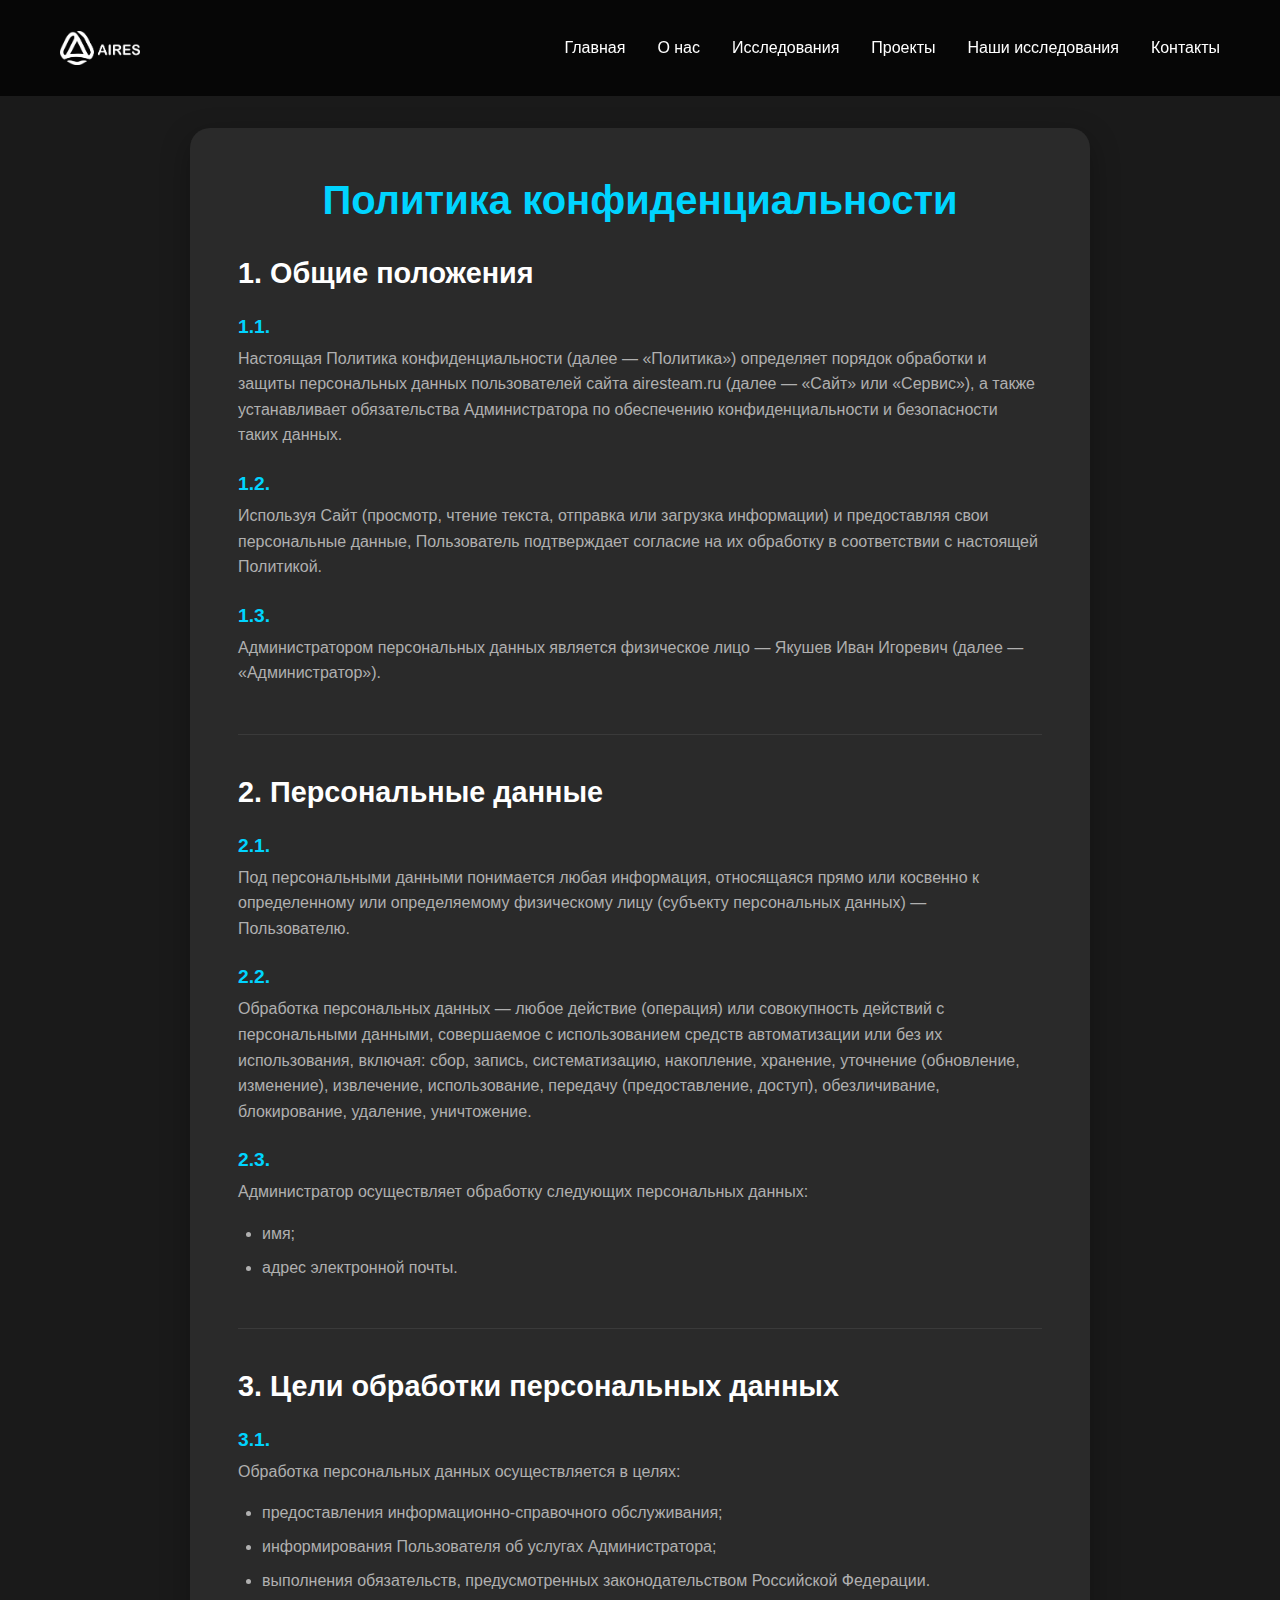
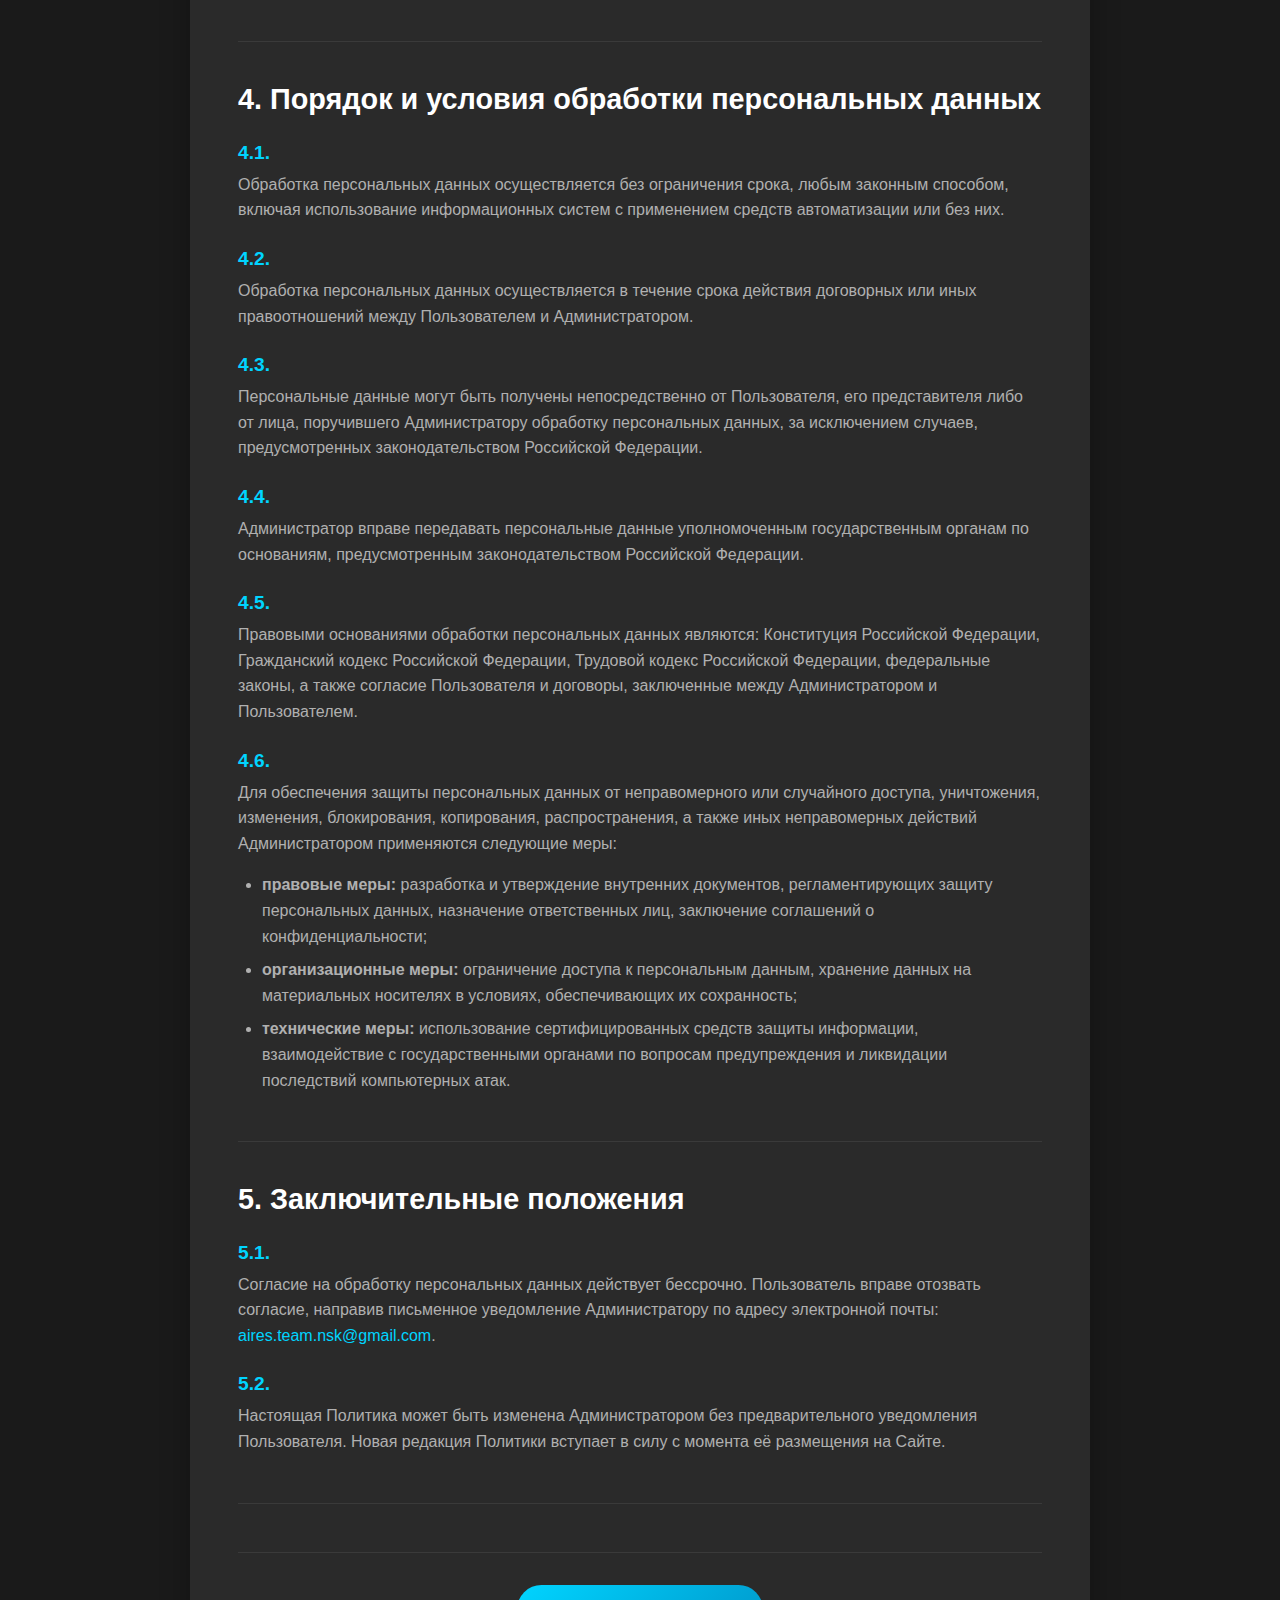
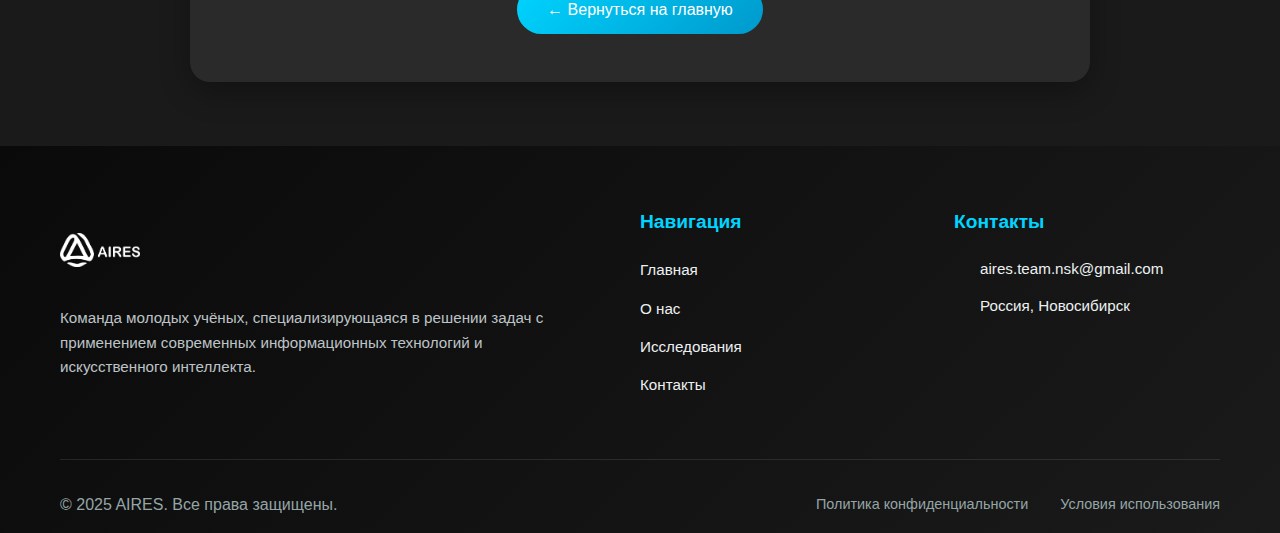
<file: privacy-policy.html>
<!DOCTYPE html>
<html lang="ru">
<head>
    <meta charset="UTF-8">
    <meta name="viewport" content="width=device-width, initial-scale=1.0">
    <title>Политика конфиденциальности - AIRES</title>
    <meta name="description" content="Политика конфиденциальности AIRES - команды молодых учёных">
    <link rel="stylesheet" href="styles.css">
    <link href="https://fonts.googleapis.com/css2?family=Inter:wght@300;400;500;600;700&display=swap" rel="stylesheet">
    <link rel="stylesheet" href="https://cdnjs.cloudflare.com/ajax/libs/font-awesome/6.0.0/css/all.min.css">
    <link rel="icon" type="image/png" href="favicon.png">
</head>
<body>
    <header class="header">
        <div class="container">
            <div class="logo">
                <img src="logo.png" alt="AIRES Logo" class="logo-img">
            </div>
            <nav class="nav">
                <ul class="nav-list">
                    <li><a href="index.html#home" class="nav-link">Главная</a></li>
                    <li><a href="index.html#about" class="nav-link">О нас</a></li>
                    <li><a href="index.html#research" class="nav-link">Исследования</a></li>
                    <li><a href="index.html#projects" class="nav-link">Проекты</a></li>
                    <li><a href="index.html#article" class="nav-link">Наши исследования</a></li>
                    <li><a href="index.html#contact" class="nav-link">Контакты</a></li>
                </ul>
            </nav>
            <div class="nav-toggle">
                <span></span>
                <span></span>
                <span></span>
            </div>
        </div>
        <div class="nav-overlay" id="navOverlay"></div>
    </header>

    <section class="privacy-policy section-transition">
        <div class="container">
            <div class="privacy-content">
                <h1 class="privacy-title">Политика конфиденциальности</h1>
                
                <div class="privacy-section">
                    <h2>1. Общие положения</h2>
                    
                    <h3>1.1.</h3>
                    <p>Настоящая Политика конфиденциальности (далее — «Политика») определяет порядок обработки и защиты персональных данных пользователей сайта airesteam.ru (далее — «Сайт» или «Сервис»), а также устанавливает обязательства Администратора по обеспечению конфиденциальности и безопасности таких данных.</p>
                    
                    <h3>1.2.</h3>
                    <p>Используя Сайт (просмотр, чтение текста, отправка или загрузка информации) и предоставляя свои персональные данные, Пользователь подтверждает согласие на их обработку в соответствии с настоящей Политикой.</p>
                    
                    <h3>1.3.</h3>
                    <p>Администратором персональных данных является физическое лицо — Якушев Иван Игоревич (далее — «Администратор»).</p>
                </div>

                <div class="privacy-section">
                    <h2>2. Персональные данные</h2>
                    
                    <h3>2.1.</h3>
                    <p>Под персональными данными понимается любая информация, относящаяся прямо или косвенно к определенному или определяемому физическому лицу (субъекту персональных данных) — Пользователю.</p>
                    
                    <h3>2.2.</h3>
                    <p>Обработка персональных данных — любое действие (операция) или совокупность действий с персональными данными, совершаемое с использованием средств автоматизации или без их использования, включая: сбор, запись, систематизацию, накопление, хранение, уточнение (обновление, изменение), извлечение, использование, передачу (предоставление, доступ), обезличивание, блокирование, удаление, уничтожение.</p>
                    
                    <h3>2.3.</h3>
                    <p>Администратор осуществляет обработку следующих персональных данных:</p>
                    <ul>
                        <li>имя;</li>
                        <li>адрес электронной почты.</li>
                    </ul>
                </div>

                <div class="privacy-section">
                    <h2>3. Цели обработки персональных данных</h2>
                    
                    <h3>3.1.</h3>
                    <p>Обработка персональных данных осуществляется в целях:</p>
                    <ul>
                        <li>предоставления информационно-справочного обслуживания;</li>
                        <li>информирования Пользователя об услугах Администратора;</li>
                        <li>выполнения обязательств, предусмотренных законодательством Российской Федерации.</li>
                    </ul>
                </div>

                <div class="privacy-section">
                    <h2>4. Порядок и условия обработки персональных данных</h2>
                    
                    <h3>4.1.</h3>
                    <p>Обработка персональных данных осуществляется без ограничения срока, любым законным способом, включая использование информационных систем с применением средств автоматизации или без них.</p>
                    
                    <h3>4.2.</h3>
                    <p>Обработка персональных данных осуществляется в течение срока действия договорных или иных правоотношений между Пользователем и Администратором.</p>
                    
                    <h3>4.3.</h3>
                    <p>Персональные данные могут быть получены непосредственно от Пользователя, его представителя либо от лица, поручившего Администратору обработку персональных данных, за исключением случаев, предусмотренных законодательством Российской Федерации.</p>
                    
                    <h3>4.4.</h3>
                    <p>Администратор вправе передавать персональные данные уполномоченным государственным органам по основаниям, предусмотренным законодательством Российской Федерации.</p>
                    
                    <h3>4.5.</h3>
                    <p>Правовыми основаниями обработки персональных данных являются: Конституция Российской Федерации, Гражданский кодекс Российской Федерации, Трудовой кодекс Российской Федерации, федеральные законы, а также согласие Пользователя и договоры, заключенные между Администратором и Пользователем.</p>
                    
                    <h3>4.6.</h3>
                    <p>Для обеспечения защиты персональных данных от неправомерного или случайного доступа, уничтожения, изменения, блокирования, копирования, распространения, а также иных неправомерных действий Администратором применяются следующие меры:</p>
                    <ul>
                        <li><strong>правовые меры:</strong> разработка и утверждение внутренних документов, регламентирующих защиту персональных данных, назначение ответственных лиц, заключение соглашений о конфиденциальности;</li>
                        <li><strong>организационные меры:</strong> ограничение доступа к персональным данным, хранение данных на материальных носителях в условиях, обеспечивающих их сохранность;</li>
                        <li><strong>технические меры:</strong> использование сертифицированных средств защиты информации, взаимодействие с государственными органами по вопросам предупреждения и ликвидации последствий компьютерных атак.</li>
                    </ul>
                </div>

                <div class="privacy-section">
                    <h2>5. Заключительные положения</h2>
                    
                    <h3>5.1.</h3>
                    <p>Согласие на обработку персональных данных действует бессрочно. Пользователь вправе отозвать согласие, направив письменное уведомление Администратору по адресу электронной почты: <a href="mailto:aires.team.nsk@gmail.com">aires.team.nsk@gmail.com</a>.</p>
                    
                    <h3>5.2.</h3>
                    <p>Настоящая Политика может быть изменена Администратором без предварительного уведомления Пользователя. Новая редакция Политики вступает в силу с момента её размещения на Сайте.</p>
                </div>

                <div class="privacy-back">
                    <a href="index.html" class="btn btn-primary">← Вернуться на главную</a>
                </div>
            </div>
        </div>
    </section>

    <footer class="footer">
        <div class="container">
            <div class="footer-content">
                <div class="footer-section">
                    <div class="footer-logo">
                        <img src="logo.png" alt="AIRES Logo" class="footer-logo-img">
                    </div>
                    <p class="footer-description">
                        Команда молодых учёных, специализирующаяся в решении задач с применением современных информационных технологий и искусственного интеллекта.
                    </p>
                    <div class="footer-social">
                        <a href="#" class="social-link" title="Telegram"><i class="fab fa-telegram"></i></a>
                        <a href="#" class="social-link" title="VKontakte"><i class="fab fa-vk"></i></a>
                        <a href="#" class="social-link" title="GitHub"><i class="fab fa-github"></i></a>
                    </div>
                </div>
                
                <div class="footer-section">
                    <h4>Навигация</h4>
                    <ul class="footer-links">
                        <li><a href="index.html#home">Главная</a></li>
                        <li><a href="index.html#about">О нас</a></li>
                        <li><a href="index.html#research">Исследования</a></li>
                        <li><a href="index.html#contact">Контакты</a></li>
                    </ul>
                </div>
                
                <div class="footer-section">
                    <h4>Контакты</h4>
                    <div class="footer-contact-info">
                        <p><i class="fas fa-envelope"></i> aires.team.nsk@gmail.com</p>
                        <p><i class="fas fa-map-marker-alt"></i> Россия, Новосибирск</p>
                    </div>
                </div>
            </div>
            
            <div class="footer-bottom">
                <div class="footer-bottom-content">
                    <p>&copy; 2025 AIRES. Все права защищены.</p>
                    <div class="footer-bottom-links">
                        <a href="privacy-policy.html">Политика конфиденциальности</a>
                        <a href="terms-of-use.html">Условия использования</a>
                    </div>
                </div>
            </div>
        </div>
    </footer>

    <script src="script.js"></script>
</body>
</html>
</file>
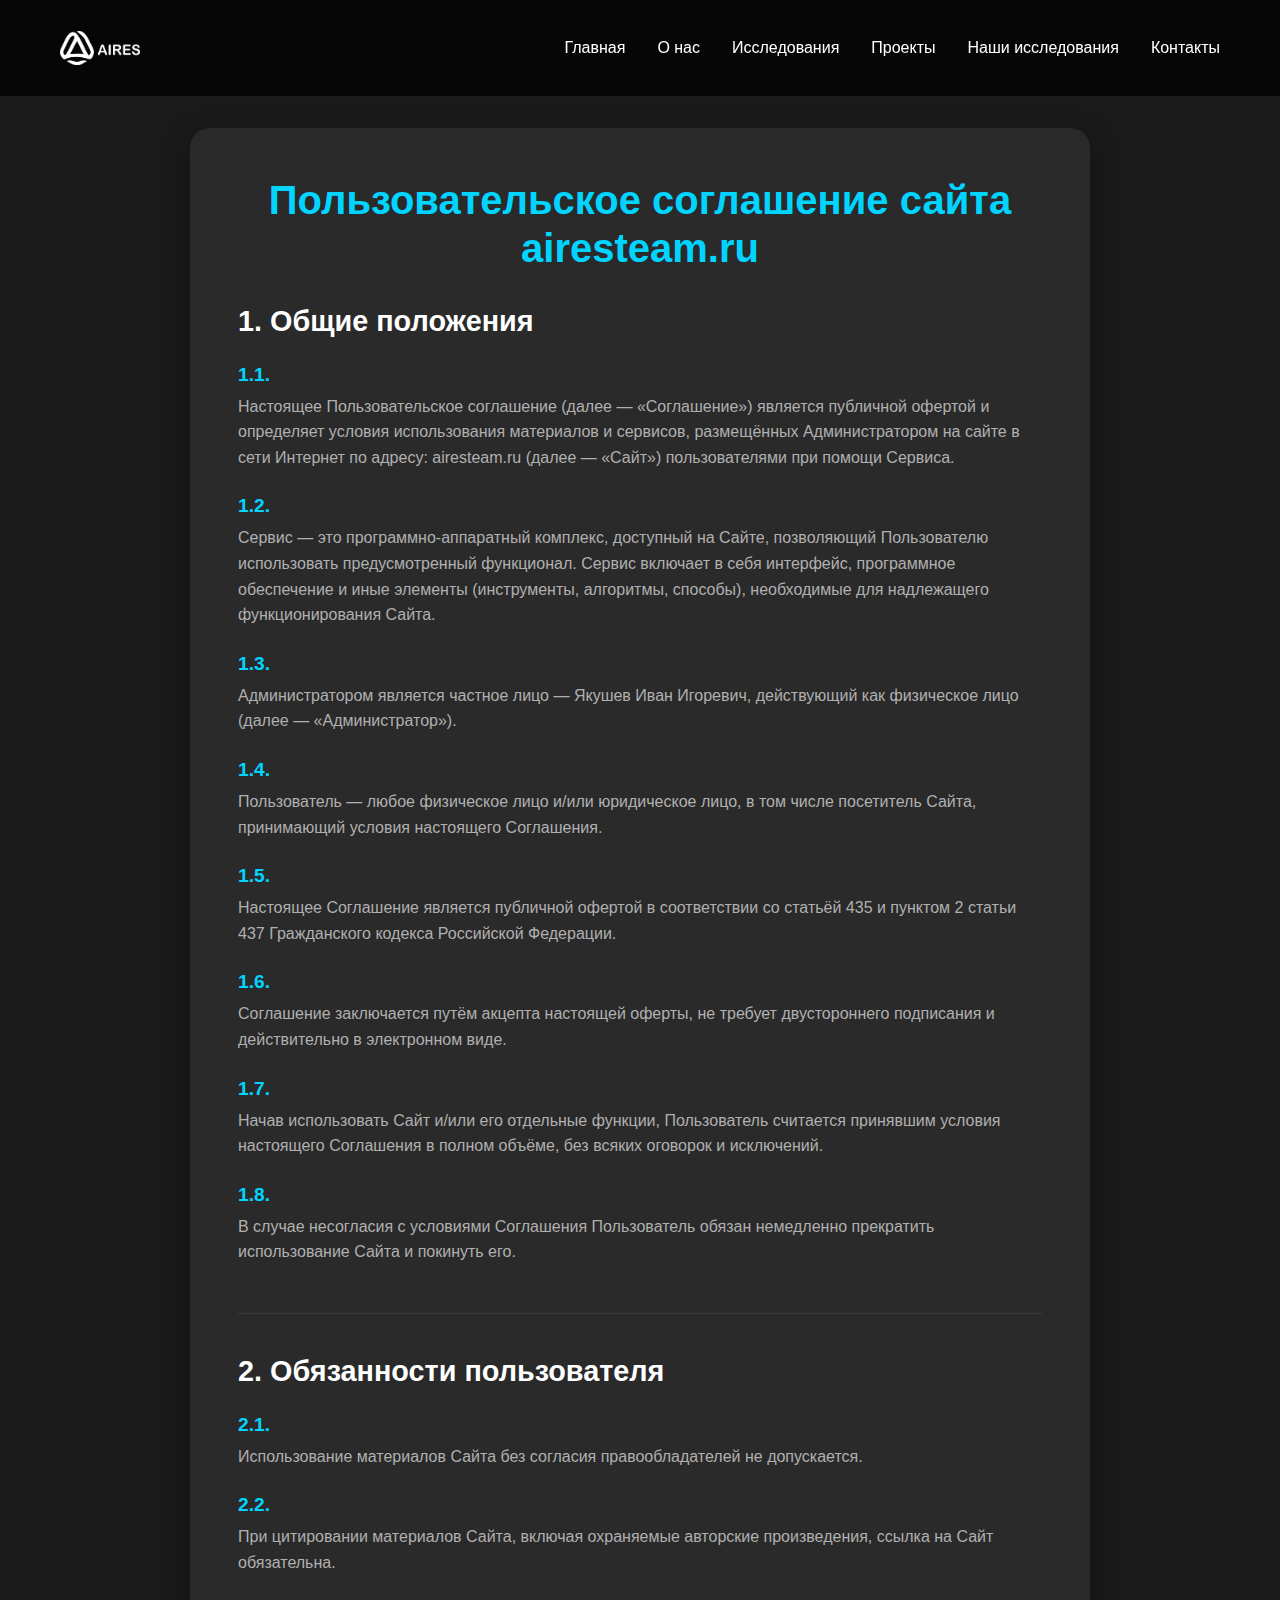
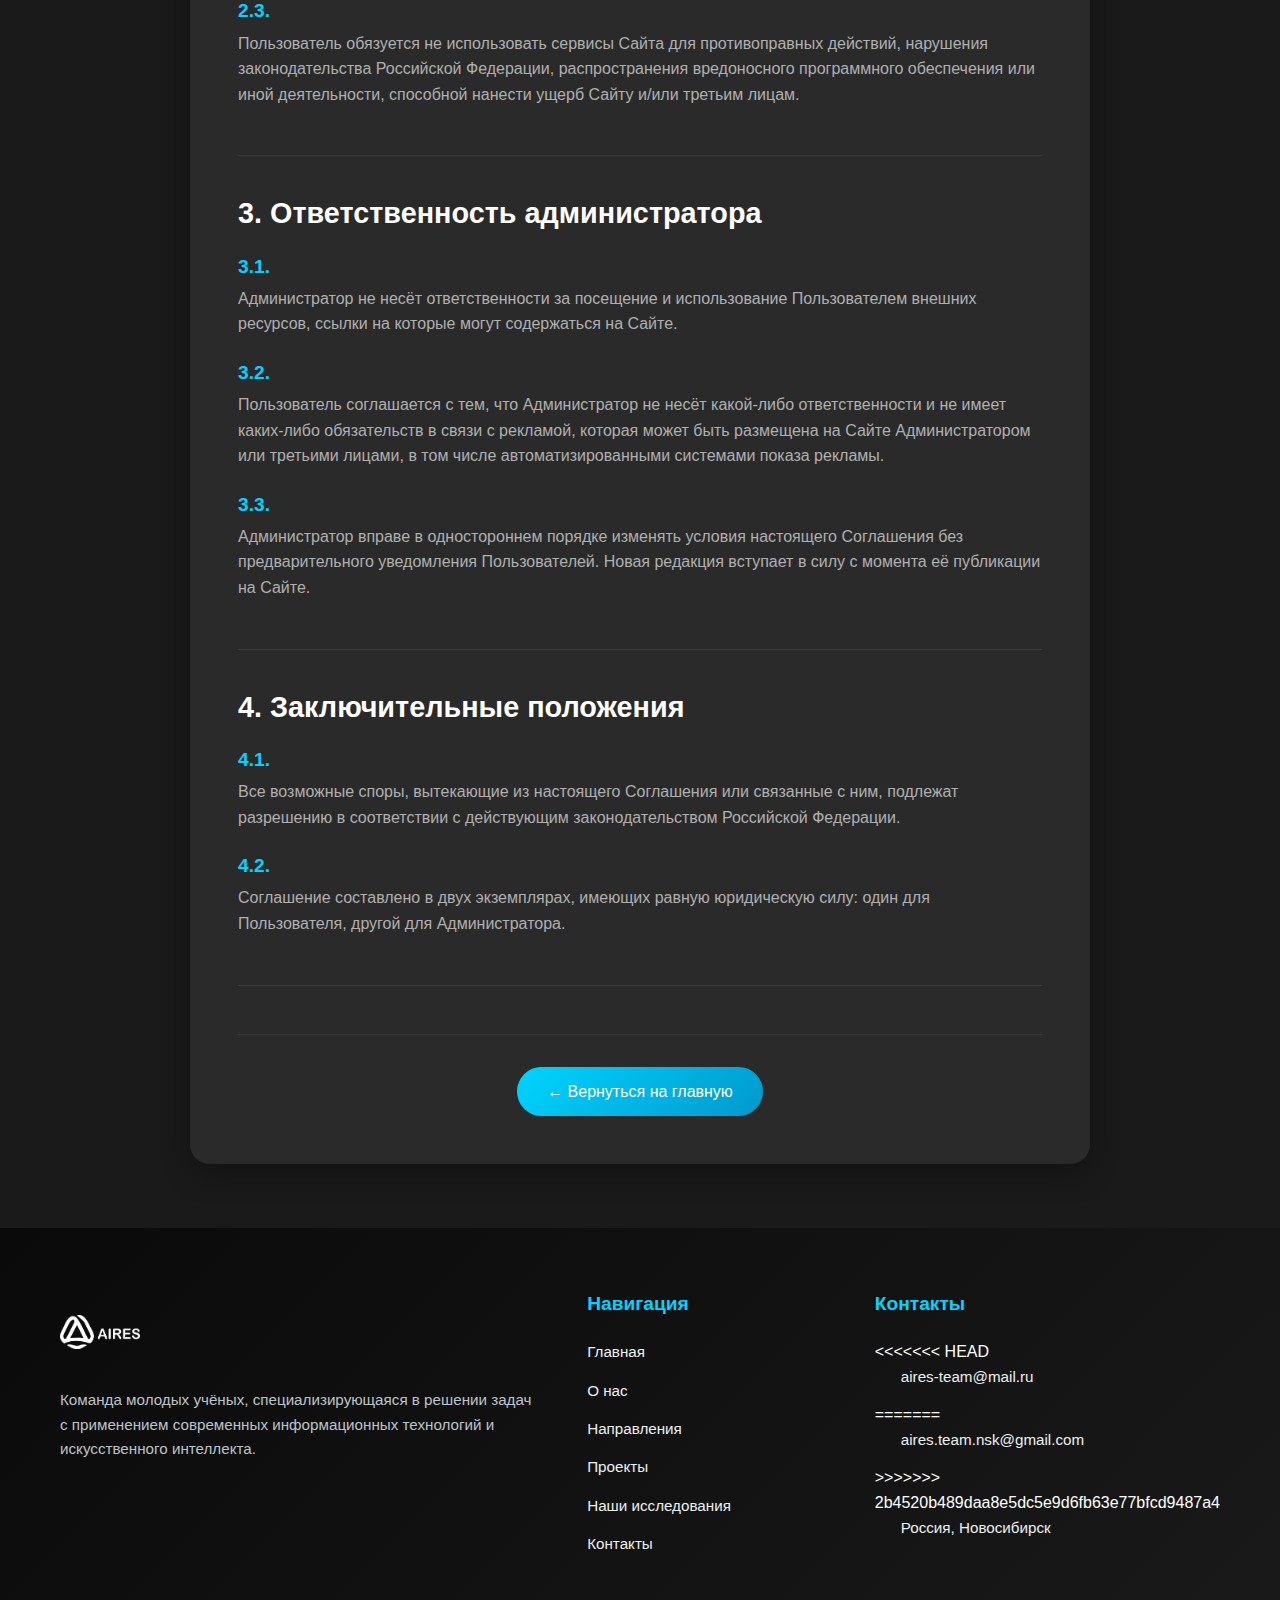
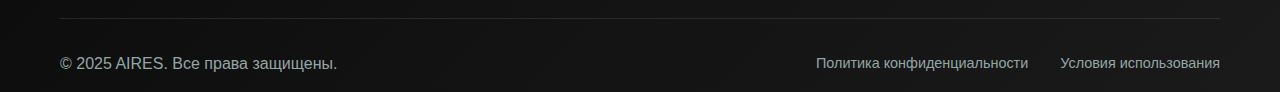
<file: terms-of-use.html>
<!DOCTYPE html>
<html lang="ru">
<head>
    <meta charset="UTF-8">
    <meta name="viewport" content="width=device-width, initial-scale=1.0">
    <title>Условия использования - AIRES</title>
    <meta name="description" content="Условия использования AIRES - команды молодых учёных">
    <link rel="stylesheet" href="styles.css">
    <link href="https://fonts.googleapis.com/css2?family=Inter:wght@300;400;500;600;700&display=swap" rel="stylesheet">
    <link rel="stylesheet" href="https://cdnjs.cloudflare.com/ajax/libs/font-awesome/6.0.0/css/all.min.css">
    <link rel="icon" type="image/png" href="favicon.png">
</head>
<body>
    <header class="header">
        <div class="container">
            <div class="logo">
                <img src="logo.png" alt="AIRES Logo" class="logo-img">
            </div>
            <nav class="nav">
                <ul class="nav-list">
                    <li><a href="index.html#home" class="nav-link">Главная</a></li>
                    <li><a href="index.html#about" class="nav-link">О нас</a></li>
                    <li><a href="index.html#research" class="nav-link">Исследования</a></li>
                    <li><a href="index.html#projects" class="nav-link">Проекты</a></li>
                    <li><a href="index.html#article" class="nav-link">Наши исследования</a></li>
                    <li><a href="index.html#contact" class="nav-link">Контакты</a></li>
                </ul>
            </nav>
            <div class="nav-toggle">
                <span></span>
                <span></span>
                <span></span>
            </div>
        </div>
        <div class="nav-overlay" id="navOverlay"></div>
    </header>

    <section class="terms-of-use section-transition">
        <div class="container">
            <div class="terms-content">
                <h1 class="terms-title">Пользовательское соглашение сайта airesteam.ru</h1>
                
                <div class="terms-section">
                    <h2>1. Общие положения</h2>
                    
                    <h3>1.1.</h3>
                    <p>Настоящее Пользовательское соглашение (далее — «Соглашение») является публичной офертой и определяет условия использования материалов и сервисов, размещённых Администратором на сайте в сети Интернет по адресу: airesteam.ru (далее — «Сайт») пользователями при помощи Сервиса.</p>
                    
                    <h3>1.2.</h3>
                    <p>Сервис — это программно-аппаратный комплекс, доступный на Сайте, позволяющий Пользователю использовать предусмотренный функционал. Сервис включает в себя интерфейс, программное обеспечение и иные элементы (инструменты, алгоритмы, способы), необходимые для надлежащего функционирования Сайта.</p>
                    
                    <h3>1.3.</h3>
                    <p>Администратором является частное лицо — Якушев Иван Игоревич, действующий как физическое лицо (далее — «Администратор»).</p>
                    
                    <h3>1.4.</h3>
                    <p>Пользователь — любое физическое лицо и/или юридическое лицо, в том числе посетитель Сайта, принимающий условия настоящего Соглашения.</p>
                    
                    <h3>1.5.</h3>
                    <p>Настоящее Соглашение является публичной офертой в соответствии со статьёй 435 и пунктом 2 статьи 437 Гражданского кодекса Российской Федерации.</p>
                    
                    <h3>1.6.</h3>
                    <p>Соглашение заключается путём акцепта настоящей оферты, не требует двустороннего подписания и действительно в электронном виде.</p>
                    
                    <h3>1.7.</h3>
                    <p>Начав использовать Сайт и/или его отдельные функции, Пользователь считается принявшим условия настоящего Соглашения в полном объёме, без всяких оговорок и исключений.</p>
                    
                    <h3>1.8.</h3>
                    <p>В случае несогласия с условиями Соглашения Пользователь обязан немедленно прекратить использование Сайта и покинуть его.</p>
                </div>

                <div class="terms-section">
                    <h2>2. Обязанности пользователя</h2>
                    
                    <h3>2.1.</h3>
                    <p>Использование материалов Сайта без согласия правообладателей не допускается.</p>
                    
                    <h3>2.2.</h3>
                    <p>При цитировании материалов Сайта, включая охраняемые авторские произведения, ссылка на Сайт обязательна.</p>
                    
                    <h3>2.3.</h3>
                    <p>Пользователь обязуется не использовать сервисы Сайта для противоправных действий, нарушения законодательства Российской Федерации, распространения вредоносного программного обеспечения или иной деятельности, способной нанести ущерб Сайту и/или третьим лицам.</p>
                </div>

                <div class="terms-section">
                    <h2>3. Ответственность администратора</h2>
                    
                    <h3>3.1.</h3>
                    <p>Администратор не несёт ответственности за посещение и использование Пользователем внешних ресурсов, ссылки на которые могут содержаться на Сайте.</p>
                    
                    <h3>3.2.</h3>
                    <p>Пользователь соглашается с тем, что Администратор не несёт какой-либо ответственности и не имеет каких-либо обязательств в связи с рекламой, которая может быть размещена на Сайте Администратором или третьими лицами, в том числе автоматизированными системами показа рекламы.</p>
                    
                    <h3>3.3.</h3>
                    <p>Администратор вправе в одностороннем порядке изменять условия настоящего Соглашения без предварительного уведомления Пользователей. Новая редакция вступает в силу с момента её публикации на Сайте.</p>
                </div>

                <div class="terms-section">
                    <h2>4. Заключительные положения</h2>
                    
                    <h3>4.1.</h3>
                    <p>Все возможные споры, вытекающие из настоящего Соглашения или связанные с ним, подлежат разрешению в соответствии с действующим законодательством Российской Федерации.</p>
                    
                    <h3>4.2.</h3>
                    <p>Соглашение составлено в двух экземплярах, имеющих равную юридическую силу: один для Пользователя, другой для Администратора.</p>
                </div>

                <div class="terms-back">
                    <a href="index.html" class="btn btn-primary">← Вернуться на главную</a>
                </div>
            </div>
        </div>
    </section>

    <footer class="footer">
        <div class="container">
            <div class="footer-content">
                <div class="footer-section">
                    <div class="footer-logo">
                        <img src="logo.png" alt="AIRES Logo" class="footer-logo-img">
                    </div>
                    <p class="footer-description">
                        Команда молодых учёных, специализирующаяся в решении задач с применением современных информационных технологий и искусственного интеллекта.
                    </p>

                </div>
                
                <div class="footer-section">
                    <h4>Навигация</h4>
                    <ul class="footer-links">
                        <li><a href="index.html#home">Главная</a></li>
                        <li><a href="index.html#about">О нас</a></li>
                        <li><a href="index.html#research">Направления</a></li>
                        <li><a href="index.html#projects">Проекты</a></li>
                        <li><a href="index.html#article">Наши исследования</a></li>
                        <li><a href="index.html#contact">Контакты</a></li>
                    </ul>
                </div>
                
                <div class="footer-section">
                    <h4>Контакты</h4>
                    <div class="footer-contact-info">
<<<<<<< HEAD
                        <p><i class="fas fa-envelope"></i> aires-team@mail.ru</p>
=======
                        <p><i class="fas fa-envelope"></i> aires.team.nsk@gmail.com</p>
>>>>>>> 2b4520b489daa8e5dc5e9d6fb63e77bfcd9487a4
                        <p><i class="fas fa-map-marker-alt"></i> Россия, Новосибирск</p>
                    </div>
                </div>
            </div>
            
            <div class="footer-bottom">
                <div class="footer-bottom-content">
                    <p>&copy; 2025 AIRES. Все права защищены.</p>
                    <div class="footer-bottom-links">
                        <a href="privacy-policy.html">Политика конфиденциальности</a>
                        <a href="terms-of-use.html">Условия использования</a>
                    </div>
                </div>
            </div>
        </div>
    </footer>

    <script src="script.js"></script>
</body>
</html>
</file>
<file: styles.css>
/* Reset and Base Styles */
* {
    margin: 0;
    padding: 0;
    box-sizing: border-box;
}

body {
    font-family: 'Inter', sans-serif;
    line-height: 1.6;
    color: #ffffff;
    background: #0a0a0a;
    overflow-x: hidden;
    opacity: 0;
    animation: fadeIn 1s ease-in-out forwards;
}

@keyframes fadeIn {
    to {
        opacity: 1;
    }
}

.container {
    max-width: 1200px;
    margin: 0 auto;
    padding: 0 20px;
}

/* Typography */
h1, h2, h3, h4, h5, h6 {
    font-weight: 600;
    line-height: 1.2;
    margin-bottom: 1rem;
}

h1 {
    font-size: 3.5rem;
    font-weight: 700;
}

h2 {
    font-size: 2.5rem;
}

h3 {
    font-size: 1.8rem;
}

p {
    margin-bottom: 1rem;
    color: #b0b0b0;
}

/* Buttons */
.btn {
    display: inline-block;
    padding: 12px 30px;
    border-radius: 50px;
    text-decoration: none;
    font-weight: 500;
    transition: all 0.3s ease;
    border: none;
    cursor: pointer;
    font-size: 1rem;
}

.btn-primary {
    background: linear-gradient(135deg, #00d4ff 0%, #0099cc 100%);
    color: white;
}

.btn-primary:hover {
    transform: translateY(-2px);
    box-shadow: 0 10px 25px rgba(0, 212, 255, 0.3);
}

.btn-secondary {
    background: rgba(255, 255, 255, 0.1);
    color: #00d4ff;
    border: 2px solid #00d4ff;
    backdrop-filter: blur(10px);
}

.btn-secondary:hover {
    background: #00d4ff;
    color: white;
    transform: translateY(-2px);
    box-shadow: 0 10px 25px rgba(0, 212, 255, 0.3);
}

/* Header */
.header {
    position: fixed;
    top: 0;
    left: 0;
    right: 0;
    background: rgba(10, 10, 10, 0.95);
    backdrop-filter: blur(10px);
    z-index: 1000;
    transition: all 0.3s ease;
    padding: 0.5rem 0;
}

.header.scrolled {
    background: rgba(10, 10, 10, 0.98);
    box-shadow: 0 2px 20px rgba(0, 0, 0, 0.3);
}

/* Dark header while promo video is active */
.header.video-active {
    background: rgba(0, 0, 0, 0.75);
    color: #fff;
}
.header.video-active .nav-link {
    color: #fff;
}
.header.video-active .nav-link:hover {
    color: #e5e7eb;
}
.header.video-active .nav-link::after {
    background: #fff;
}
.header.video-active .nav-toggle span {
    background: #fff;
}

.header .container {
    display: flex;
    justify-content: space-between;
    align-items: center;
}

.logo {
    display: flex;
    align-items: center;
    justify-content: center;
    gap: 10px;
    min-height: 80px;
}

.logo-img {
    width: 80px;
    height: 80px;
    max-width: 80px;
    max-height: 80px;
    border-radius: 8px;
    filter: brightness(0) invert(1); /* Make logo white */
    object-fit: contain; /* Сохраняем пропорции логотипа */
    -webkit-object-fit: contain; /* Для Safari */
    object-position: center; /* Центрируем логотип */
    -webkit-object-position: center; /* Для Safari */
    display: block; /* Лучшая совместимость с браузерами */
}

.nav-list {
    display: flex;
    list-style: none;
    gap: 2rem;
}

.nav-link {
    text-decoration: none;
    color: #ffffff;
    font-weight: 500;
    transition: color 0.3s ease;
    position: relative;
}

.nav-link:hover {
    color: #00d4ff;
}

.nav-link::after {
    content: '';
    position: absolute;
    bottom: -5px;
    left: 0;
    width: 0;
    height: 2px;
    background: #00d4ff;
    transition: width 0.3s ease;
}

.nav-link:hover::after {
    width: 100%;
}

.nav-toggle {
    display: none;
    flex-direction: column;
    cursor: pointer;
}

.nav-toggle span {
    width: 25px;
    height: 3px;
    background: #ffffff;
    margin: 3px 0;
    transition: 0.3s;
}

/* Mobile sidebar overlay */
.nav-overlay {
    position: fixed;
    inset: 0;
    background: rgba(0, 0, 0, 0.5);
    opacity: 0;
    visibility: hidden;
    transition: opacity 0.35s ease-in-out, visibility 0.35s ease-in-out;
    z-index: 1000;
}

.nav-overlay.active {
    opacity: 1;
    visibility: visible;
}

/* Hero Section */
.hero {
    position: relative;
    min-height: auto;
    padding: 8rem 0 4rem 0;
    display: flex;
    align-items: center; 
    justify-content: center;
    background: linear-gradient(135deg, #1a1a1a 0%, #0a0a0a 100%);
    overflow: hidden;
    text-align: center; 
}

.hero-background {
    position: absolute;
    top: 0;
    left: 0;
    width: 100%;
    height: 100%;
    z-index: 1;
}

.floating-element {
    position: absolute;
    width: 100px;
    height: 100px;
    background: rgba(255, 255, 255, 0.1);
    border-radius: 50%;
    animation: float 6s ease-in-out infinite;
}

.floating-element:nth-child(1) {
    top: 20%;
    left: 10%;
    animation-delay: 0s;
}

.floating-element:nth-child(2) {
    top: 60%;
    right: 15%;
    animation-delay: 2s;
}

.floating-element:nth-child(3) {
    bottom: 20%;
    left: 20%;
    animation-delay: 4s;
}

@keyframes float {
    0%, 100% { transform: translateY(0px) rotate(0deg); }
    50% { transform: translateY(-20px) rotate(180deg); }
}

.hero .container {
    position: relative;
    z-index: 2;
    display: grid;
    grid-template-columns: 1fr 1fr;
    gap: 4rem;
    align-items: center;
}

/* Hero without video: single-column layout */
.hero.no-video .container {
    grid-template-columns: 1fr;
}

.hero-content {
    color: white;
}

.hero-title {
    font-size: 4rem;
    font-weight: 700;
    margin-bottom: 1rem;
    color: white;
}

.hero-subtitle {
    font-size: 1.5rem;
    font-weight: 500;
    margin-bottom: 1rem;
    color: white;
}

.hero-description {
    font-size: 1.1rem;
    line-height: 1.6;
    margin-bottom: 2rem;
    color: white;
    opacity: 0.9;
}

/* Разделители между секциями с помощью псевдоэлементов */
.hero::after, .about::after, .projects::after, .contact::after {
    content: '';
    position: absolute;
    bottom: 0;
    left: 0;
    right: 0;
    height: 1px;
    background: linear-gradient(90deg, transparent, rgba(0, 212, 255, 0.3), transparent);
    opacity: 1;
    transition: opacity 0.8s ease;
}





.hero-buttons {
    display: flex;
    gap: 1rem;
    flex-wrap: wrap;
    margin-bottom: 2rem;
}

.hero-video {
    position: relative;
    border-radius: 20px;
    overflow: hidden;
    box-shadow: 0 20px 40px rgba(0, 0, 0, 0.3);
}

.hero-video-element {
    width: 100%;
    height: auto;
    display: block;
}

/* Section Headers */
.section-header {
    text-align: center;
    margin-bottom: 4rem;
}

.section-title {
    font-size: 2.5rem;
    font-weight: 700;
    margin-bottom: 1rem;
    background: linear-gradient(135deg, #00d4ff 0%, #ffffff 100%);
    -webkit-background-clip: text;
    -webkit-text-fill-color: transparent;
    background-clip: text;
}

.section-subtitle {
    font-size: 1.2rem;
    color: #b0b0b0;
    max-width: 600px;
    margin: 0 auto;
}

/* About Section */
.about {
    padding: 6rem 0;
    background: #1a1a1a;
}

/* Дополнительный отступ сверху для заголовков секций */
.section-title {
    margin-top: 2rem;
}



/* Отступ перед секциями для предотвращения "прилипания" */
.research, .projects, .article, .contact { margin-top: 2rem; }

.about-content {
    display: grid;
    grid-template-columns: 1fr;
    gap: 4rem;
    align-items: start;
    max-width: 100%;
    width: 100%;
}

.about-text h3 {
    color: #ffffff;
    margin-bottom: 1rem;
}

.about-text p {
    margin-bottom: 1.5rem;
    line-height: 1.7;
    text-align: justify;
    font-size: 1.3rem;
}

/* Improve readability of the about description */
.about-text {
    background: rgba(0, 0, 0, 0.45);
    padding: 1.5rem;
    border-radius: 12px;
    box-shadow: 0 10px 24px rgba(0, 0, 0, 0.35);
    backdrop-filter: blur(6px);
}





/* Research Section */
.research {
    padding: 6rem 0;
    background: #0a0a0a;
}

.research-grid {
    display: grid;
    grid-template-columns: repeat(auto-fit, minmax(300px, 1fr));
    gap: 2rem;
}

.research-card {
    background: #2a2a2a;
    padding: 2.5rem;
    border-radius: 15px;
    box-shadow: 0 5px 15px rgba(0, 0, 0, 0.3);
    text-align: center;
    transition: all 0.3s ease;
    border: 1px solid #3a3a3a;
}

.research-card:hover {
    transform: translateY(-10px);
    box-shadow: 0 20px 40px rgba(0, 0, 0, 0.15);
}

.research-icon {
    width: 80px;
    height: 80px;
    background: linear-gradient(135deg, #00d4ff 0%, #0099cc 100%);
    border-radius: 50%;
    display: flex;
    align-items: center;
    justify-content: center;
    margin: 0 auto 1.5rem;
}

.research-icon i {
    font-size: 2rem;
    color: white;
}

.research-card h3 {
    color: #ffffff;
    margin-bottom: 1rem;
}

.research-card p {
    color: #b0b0b0;
    line-height: 1.6;
}

/* Projects Section */
.projects {
    padding: 6rem 0;
    background: #1a1a1a;
}

.projects-grid {
    display: grid;
    grid-template-columns: repeat(auto-fit, minmax(300px, 1fr));
    gap: 2rem;
}

.project-card {
    background: #2a2a2a;
    padding: 2.5rem;
    border-radius: 15px;
    box-shadow: 0 5px 15px rgba(0, 0, 0, 0.3);
    position: relative;
    transition: all 0.3s ease;
    border: 1px solid #3a3a3a;
}

.project-card:hover {
    transform: translateY(-5px);
    box-shadow: 0 20px 40px rgba(0, 0, 0, 0.15);
}

.project-number {
    position: absolute;
    top: -15px;
    left: 20px;
    background: linear-gradient(135deg, #00d4ff 0%, #0099cc 100%);
    color: white;
    width: 40px;
    height: 40px;
    border-radius: 50%;
    display: flex;
    align-items: center;
    justify-content: center;
    font-weight: 700;
    font-size: 0.9rem;
}

.project-card h3 {
    color: #ffffff;
    margin-bottom: 1rem;
    margin-top: 1rem;
}

.project-card p {
    color: #b0b0b0;
    line-height: 1.6;
}

/* Article Section */
.article {
    padding: 5rem 0;
    background: #0a0a0a;
    min-height: auto;
    overflow: visible;
    position: relative;
}

/* News Section */
.news {
    padding: 5rem 0;
    background: #0a0a0a;
    min-height: auto;
    overflow: visible;
    position: relative;
}

/* News cover image styles */
.news-cover-image {
    width: 100%;
    height: 100%;
    object-fit: cover;
    border-radius: 15px;
    display: block;
}

/* News video container - убираем черную подложку */
.news .video-container {
    background: transparent;
}

/* News content images */
.news-content-image {
    width: 100%;
    max-width: 100%;
    height: auto;
    border-radius: 10px;
    margin: 1rem 0;
    display: block;
}

.article .container {
    width: 100%;
    max-width: 1200px;
    margin: 0 auto;
    padding: 0 20px;
}

/* Разделитель между статьями */
.article-separator {
    height: 1px;
    background: linear-gradient(90deg, transparent, rgba(0, 212, 255, 1), transparent);
    margin: 2rem auto;
    border-radius: 0;
    opacity: 1;
    width: 100%;
    max-width: 800px;
}

/* Первый разделитель после заголовка */
.article-separator:first-of-type {
    margin: 3rem auto 2rem auto;
}



/* Старые стили для секций статей удалены */

/* Article video section - simplified for better performance */
.article-video-section {
    position: relative;
    height: auto;
    min-height: auto;
    overflow: visible;
    display: flex;
    flex-direction: column;
    margin-bottom: 2rem;
    width: 100%;
}

.video-container {
    position: relative;
    width: 100%;
    height: 100vh;
    overflow: hidden;
    border-radius: 20px;
    margin-bottom: 0;
}


/* текст поверх видео */
.article-description {
    position: absolute;
    left: 0;
    right: 0;
    bottom: 0;
    z-index: 3;
    padding: 2rem 2rem 1.5rem;   /* регулируйте толщину подложки */
    background: transparent;     /* фон снимаем — теперь всё рисует ::before */
    text-align: center;
    border-radius: 0 0 20px 20px;
    margin-top: 0;
}

/* локальная подложка только под текстом */
.article-description::before {
    content: "";
    position: absolute;
    inset: 0;                    /* покрыть ТОЛЬКО блок с текстом */
    z-index: -1;
    pointer-events: none;
    /* плавный градиент: низ — чёрный, вверх — прозрачный */
    background: linear-gradient(
        to top,
        rgba(0,0,0,1) 0%,
        rgba(0,0,0,0.75) 55%,
        rgba(0,0,0,0.35) 85%,
        rgba(0,0,0,0) 100%
    );
    /* скругления под форму вашего видео */
    border-bottom-left-radius: 20px;
    border-bottom-right-radius: 20px;
    /* мелкая оптимизация от «полос» в Safari */
    -webkit-transform: translateZ(0);
    transform: translateZ(0);
    will-change: opacity, transform;
}

/* Заголовок проекта на градиенте */
.project-details-content h4 {
    margin: 0 0 2rem 0;
    color: #00d4ff;
    font-size: 1.8rem;
    font-weight: 700;
    text-align: center;
    padding: 1rem 2rem;
    background: rgba(0, 0, 0, 0.6);
    border-radius: 10px;
    backdrop-filter: blur(5px);
    text-shadow: 0 2px 8px rgba(0, 0, 0, 0.8);
}

/* Кнопка "Читать полностью" */
.read-more-btn {
    background: #00d4ff; /* Упрощаем градиент */
    color: white;
    border: none;
    padding: 14px 28px;
    border-radius: 30px;
    font-size: 0.95rem;
    font-weight: 600;
    cursor: pointer;
    transition: all 0.3s ease;
    margin-top: 1.5rem;
    text-transform: uppercase;
    letter-spacing: 0.5px;
}

.read-more-btn:hover {
    background: #0099cc;
    transform: translateY(-2px);
}

/* Упрощенные стили для видео */
.article-video {
    position: absolute;
    top: 0;
    left: 0;
    width: 100%;
    height: 100%;
    object-fit: cover;
    z-index: 1;
}

/* Упрощенные стили для оверлея - удалены, так как заголовки перенесены в блок описания */







.article-video-title {
    font-size: 1.875rem;
    font-weight: 700;
    margin-bottom: 1.5rem;
    color: #ffffff;
    letter-spacing: 0.5px;
    padding: 0.4rem 0.8rem;
    display: block;
    text-align: center;
}

.article-video-subtitle {
    font-size: 1.1rem;
    margin-bottom: 0;
    color: #e0e0e0;
    line-height: 1.5;
    max-width: 700px;
    margin: 0 auto;
    font-weight: 400;
}

/* Разворачивающиеся блоки проектов - упрощенные */
.project-details {
    display: none; /* Полностью скрываем блоки проектов */
    max-height: 0;
    overflow: hidden;
    transition: max-height 0.4s ease;
    background: transparent;
    border-radius: 20px;
    margin: 0; /* Убираем отступы */
    border: none;
}

.project-details.expanded {
    display: block; /* Показываем при разворачивании */
    max-height: 80vh;
    overflow-y: auto;
}

.project-details-content {
    padding: 2.5rem;
    color: white;
}

.project-details-content h4 {
    color: #00d4ff;
    font-size: 2rem;
    margin-bottom: 2.5rem;
    text-align: center;
    font-weight: 700;
}

.project-block {
    margin-bottom: 2.5rem;
    padding: 2rem;
    background: rgba(0, 0, 0, 0.7);
    border-radius: 20px;
    border: 1px solid rgba(0, 212, 255, 0.2);
    transition: all 0.3s ease;
    backdrop-filter: blur(10px);
}

.project-block:hover {
    background: rgba(0, 0, 0, 0.8);
    transform: translateY(-2px);
    border-color: rgba(0, 212, 255, 0.3);
}

.project-block h5 {
    color: #00d4ff;
    font-size: 1.2rem;
    margin-bottom: 1.2rem;
    font-weight: 700;
    position: relative;
    padding-left: 1.5rem;
}

.project-block h5::before {
    content: '◆';
    position: absolute;
    left: 0;
    top: 0;
    color: #00d4ff;
    font-size: 0.8rem;
}

.project-block p {
    color: #f0f0f0;
    line-height: 1.8;
    margin: 0;
    font-size: 1rem;
}

/* Стилизация скроллбара для блоков проектов */
.project-details::-webkit-scrollbar {
    width: 8px;
}

.project-details::-webkit-scrollbar-track {
    background: rgba(0, 0, 0, 0.3);
    border-radius: 10px;
}

.project-details::-webkit-scrollbar-thumb {
    background: rgba(0, 212, 255, 0.6);
    border-radius: 10px;
    border: 1px solid rgba(0, 212, 255, 0.2);
}

.project-details::-webkit-scrollbar-thumb:hover {
    background: rgba(0, 212, 255, 0.8);
}

/* Firefox скроллбар */
.project-details {
    scrollbar-width: thin;
    scrollbar-color: rgba(0, 212, 255, 0.6) rgba(0, 0, 0, 0.3);
}





/* Упрощенные стили для видео в проектах */
.article-video-section video {
    display: block;
    visibility: visible;
    opacity: 1;
}

/* Оптимизация видео для мобильных устройств */
@media (max-width: 768px) {

    

    
    /* Упрощенные стили для видео на мобильных */
    .article-video, .promo-video {
        object-fit: contain;
        object-position: center top;
        max-width: 100vw;
        max-height: none;
    }
    
    /* мобильная настройка: чуть выше и толще подложка */
    .article-description {
        padding: 2.2rem 1.5rem 1.3rem;
    }
    
    .article-description::before {
        background: linear-gradient(
            to top,
            rgba(0,0,0,1) 0%,
            rgba(0,0,0,0.85) 60%,
            rgba(0,0,0,0.45) 88%,
            rgba(0,0,0,0) 100%
        );
        border-bottom-left-radius: 15px;
        border-bottom-right-radius: 15px;
    }
    
    /* Адаптивный заголовок для мобильных */
    .project-details-content h4 {
        font-size: 1.6rem;
        padding: 0.8rem 1.5rem;
    }
    
    /* Адаптивные блоки проектов для мобильных */
    .project-block {
        padding: 1.5rem;
        margin-bottom: 2rem;
    }
    
    .project-details-content {
        padding: 2rem 1.5rem;
    }
}



/* Старые мобильные стили удалены */

/* Кнопки "Читать полностью" удалены */

/* Полные статьи удалены - теперь используются только видео с описаниями */

/* Адаптивные стили для очень маленьких экранов */
@media (max-width: 480px) {
    .article-description {
        padding: 1rem 1.2rem 1.2rem;
        margin-top: -18px; /* Небольшой заход на градиент */
        background: transparent;
    }
    
    .article-description::before {
        content: "";
        position: absolute;
        inset: 0;
        z-index: -1;
        pointer-events: none;
        background: linear-gradient(
            to top,
            rgba(0,0,0,1) 0%,
            rgba(0,0,0,0.8) 30%,
            rgba(0,0,0,0.4) 70%,
            rgba(0,0,0,0) 100%
        );
        border-radius: 0 0 20px 20px;
    }
    
    .article-video-title {
        font-size: 1rem;
        margin-bottom: 0.5rem;
    }
    
    .article-video-subtitle {
        font-size: 0.7rem;
        margin-bottom: 0.7rem;
        color: rgba(255, 255, 255, 0.8);
        display: block;
        text-align: center; /* Выравнивание по центру */
    }
    
    .read-more-btn {
        padding: 6px 14px;
        font-size: 0.75rem;
        margin: 0 auto; /* Центрируем кнопку */
        display: block; /* Делаем блочным элементом для центрирования */
        color: #ffffff; /* Белый текст кнопки */
    }
    
    .video-container {
        height: 55vh;
    }
    
    /* Градиент для средних мобильных экранов */
    .video-container::after {
        height: 50px;
        background: linear-gradient(
            to bottom,
            transparent 0%,
            rgba(0, 0, 0, 0.1) 20%,
            rgba(0, 0, 0, 0.3) 50%,
            rgba(0, 0, 0, 0.6) 80%,
            rgba(0, 0, 0, 0.9) 100%
        );
    }
    
    .project-details-content h4 {
        font-size: 1.4rem;
        padding: 0.6rem 1rem;
    }
    
    .project-block {
        padding: 1rem;
        margin-bottom: 1.5rem;
    }
    
    .project-details-content {
        padding: 1.5rem 1rem;
    }
}

/* Contact Section */
.contact {
    padding: 6rem 0;
    background: #1a1a1a;
}

.contact-content {
    display: grid;
    grid-template-columns: 1fr 1fr;
    gap: 4rem;
}

.contact-info {
    display: flex;
    flex-direction: column;
    gap: 2rem;
}

.contact-item {
    display: flex;
    align-items: center;
    gap: 1rem;
    padding: 1.5rem;
    background: #2a2a2a;
    border-radius: 15px;
    box-shadow: 0 5px 15px rgba(0, 0, 0, 0.3);
}

.contact-item i {
    font-size: 1.5rem;
    color: #00d4ff;
    width: 40px;
    text-align: center;
}

.contact-item h4 {
    color: #ffffff;
    margin-bottom: 0.5rem;
}

.contact-item p {
    color: #b0b0b0;
    margin: 0;
}

.contact-link {
    color: #00d4ff;
    text-decoration: none;
    transition: color 0.3s ease;
}

.contact-link:hover {
    color: #ffffff;
    text-decoration: underline;
}

.contact-form {
    background: #2a2a2a;
    padding: 2.5rem;
    border-radius: 15px;
    box-shadow: 0 5px 15px rgba(0, 0, 0, 0.3);
}

.form-group {
    margin-bottom: 1.5rem;
}

.form-group input,
.form-group textarea {
    width: 100%;
    padding: 1rem;
    border: 2px solid #3a3a3a;
    background: #1a1a1a;
    color: #ffffff;
    border-radius: 10px;
    font-size: 1rem;
    transition: border-color 0.3s ease;
    font-family: inherit;
}

.form-group input:focus,
.form-group textarea:focus {
    outline: none;
    border-color: #00d4ff;
    background: #2a2a2a;
}

.form-group textarea {
    resize: vertical;
    min-height: 120px;
}

/* Стили для ошибок валидации */
.form-group input.error,
.form-group textarea.error {
    border-color: #f44336;
    background: rgba(244, 67, 54, 0.1);
}

.field-error {
    color: #f44336;
    font-size: 0.85rem;
    margin-top: 0.5rem;
    padding: 0.5rem;
    background: rgba(244, 67, 54, 0.1);
    border-radius: 5px;
    border-left: 3px solid #f44336;
    animation: slideInError 0.3s ease;
}

@keyframes slideInError {
    from {
        opacity: 0;
        transform: translateY(-10px);
    }
    to {
        opacity: 1;
        transform: translateY(0);
    }
}

/* Анимация для полей с ошибками */
.form-group input.error,
.form-group textarea.error {
    animation: shake 0.5s ease;
}

@keyframes shake {
    0%, 100% { transform: translateX(0); }
    25% { transform: translateX(-5px); }
    75% { transform: translateX(5px); }
}

/* Footer */
.footer {
    background: linear-gradient(135deg, #0a0a0a 0%, #1a1a1a 100%);
    color: white;
    padding: 4rem 0 1rem;
}

.footer-content {
    display: grid;
    grid-template-columns: 2fr 1fr 1fr;
    gap: 3rem;
    margin-bottom: 3rem;
}

.footer-section h4 {
    color: #00d4ff;
    font-size: 1.2rem;
    margin-bottom: 1.5rem;
    font-weight: 600;
}

.footer-logo {
    display: flex;
    align-items: center;
    gap: 10px;
    margin-bottom: 1rem;
}

.footer-logo-img {
    width: 80px;
    height: 80px;
    max-width: 80px;
    max-height: 80px;
    border-radius: 8px;
    filter: brightness(0) invert(1); /* Make logo white */
    object-fit: contain; /* Сохраняем пропорции логотипа */
    -webkit-object-fit: contain; /* Для Safari */
    object-position: center; /* Центрируем логотип */
    -webkit-object-position: center; /* Для Safari */
    display: block; /* Лучшая совместимость с браузерами */
}

.footer-description {
    color: #bdc3c7;
    line-height: 1.6;
    margin-bottom: 1.5rem;
    font-size: 0.95rem;
}

.footer-links {
    list-style: none;
    padding: 0;
    margin: 0;
}

.footer-links li {
    margin-bottom: 0.8rem;
}

.footer-links a {
    color: #ecf0f1;
    text-decoration: none;
    transition: color 0.3s ease;
    font-size: 0.95rem;
}

.footer-links a:hover {
    color: #00d4ff;
}



.footer-contact-info p {
    display: flex;
    align-items: center;
    gap: 10px;
    color: #ecf0f1;
    margin-bottom: 0.8rem;
    font-size: 0.95rem;
}

.footer-contact-info i {
    color: #00d4ff;
    width: 16px;
}

.footer-bottom {
    padding-top: 2rem;
    border-top: 1px solid rgba(255, 255, 255, 0.1);
}

.footer-bottom-content {
    display: flex;
    justify-content: space-between;
    align-items: center;
    flex-wrap: wrap;
    gap: 1rem;
}

.footer-bottom p {
    color: #95a5a6;
    margin: 0;
}

.footer-bottom-links {
    display: flex;
    gap: 2rem;
}

.footer-bottom-links a {
    color: #95a5a6;
    text-decoration: none;
    font-size: 0.9rem;
    transition: color 0.3s ease;
}

.footer-bottom-links a:hover {
    color: #00d4ff;
}

/* Responsive Design */
@media (max-width: 768px) {
    .nav-list {
        display: flex;
        flex-direction: column;
        position: fixed;
        top: 0;
        right: 0;
        height: 100vh;
        width: 280px;
        padding: 5rem 2rem 2rem;
        background: rgba(20, 20, 20, 0.98);
        backdrop-filter: blur(8px);
        box-shadow: -10px 0 30px rgba(0, 0, 0, 0.5);
        transform: translateX(100%);
        transition: transform 0.4s cubic-bezier(0.4, 0, 0.2, 1);
        z-index: 1001;
        gap: 1.2rem;
    }
    
    .nav-toggle {
        display: flex;
    }
    
    .hero {
        padding: 6rem 0 3rem 0;
    }
    
    .hero .container {
        grid-template-columns: 1fr;
        text-align: center;
    }
    
    .hero-description {
        text-align: left;
    }
    
    .hero-title {
        font-size: 2.5rem;
    }
    
    .about-content {
        grid-template-columns: 1fr;
    }
    
    /* Изменяем выравнивание текста в разделе "О нас" на мобильных устройствах */
    .about-text p {
        text-align: left;
    }
    
    .contact-content {
        grid-template-columns: 1fr;
    }
    
    .stage-content {
        grid-template-columns: 1fr;
    }
    
    .footer-content {
        grid-template-columns: 1fr;
        gap: 2rem;
        text-align: center;
    }
    
    .footer-section {
        text-align: center;
    }
    
    .footer-bottom-content {
        flex-direction: column;
        text-align: center;
        gap: 1rem;
    }
    
    .section-title {
        font-size: 2rem;
    }
    
    .hero-buttons {
        justify-content: center;
    }
    

    


    /* Responsive adjustments for article */
    .article {
        padding: 3rem 0;
        overflow: visible;
    }
    
    .article .container {
        padding: 0 15px;
    }
    
    /* Responsive adjustments for news */
    .news {
        padding: 3rem 0;
        overflow: visible;
    }
    
    .news .container {
        padding: 0 15px;
    }
    
    /* News images responsive */
    .news-cover-image {
        border-radius: 10px;
        object-fit: cover;
    }
    
    /* News video container на мобильных - убираем черную подложку */
    .news .video-container {
        background: transparent;
    }
    
    .news-content-image {
        border-radius: 8px;
        margin: 0.8rem 0;
    }
    
    .article-video-section {
        height: auto;
        min-height: auto;
        margin-bottom: 0;
        width: 100%;
    }
    
    .video-container {
        height: 60vh;
    }
    
    .article-description {
        padding: 2rem 1.5rem 1.5rem;
    }


    .footer-contact-info {
        display: flex;
        flex-direction: column;
        align-items: center;
        text-align: center;
        gap: 0.4rem;
    }
}

@media (max-width: 480px) {
    .container {
        padding: 0 15px;
    }
    
    .hero {
        padding: 5rem 0 2rem 0;
    }
    
    .hero-title {
        font-size: 2rem;
    }
    
    .hero-subtitle {
        font-size: 1.2rem;
    }
    
    .section-title {
        font-size: 1.8rem;
    }
    
    .btn {
        padding: 10px 20px;
        font-size: 0.9rem;
    }
    
    .hero-buttons {
        flex-direction: column;
        align-items: center;
    }
    
    .research-grid,
    .projects-grid {
        grid-template-columns: 1fr;
    }
}

/* Custom Scrollbar */
::-webkit-scrollbar {
    width: 8px;
}

::-webkit-scrollbar-track {
    background: #1a1a1a;
}

::-webkit-scrollbar-thumb {
    background: linear-gradient(135deg, #00d4ff 0%, #0099cc 100%);
    border-radius: 4px;
}

::-webkit-scrollbar-thumb:hover {
    background: linear-gradient(135deg, #00b8e6 0%, #007a99 100%);
}

/* Animation Classes */
.fade-in {
    opacity: 0;
    transform: translateY(30px);
    transition: all 0.6s ease;
}

.fade-in.visible {
    opacity: 1;
    transform: translateY(0);
}

/* Mobile Navigation */
.nav-list.active {
    display: flex;
    flex-direction: column;
    position: absolute;
    top: 100%;
    right: 0;
    width: 300px;
    background: #2a2a2a;
    padding: 2rem;
    box-shadow: 0 5px 15px rgba(0, 0, 0, 0.3);
    z-index: 1000;
}

@media (max-width: 768px) {
    .nav-list {
        display: none;
    }
    
    .nav-list.active {
        transform: translateX(0);
    }
}

@media (max-width: 768px) {
    .logo {
        min-height: 56px; /* Адаптируем минимальную высоту для мобильных */
    }
    .logo-img {
        width: 56px;
        height: 56px;
        max-width: 56px;
        max-height: 56px;
        object-fit: contain; /* Сохраняем пропорции логотипа */
        -webkit-object-fit: contain; /* Для Safari */
        object-position: center; /* Центрируем логотип */
        -webkit-object-position: center; /* Для Safari */
        display: block; /* Лучшая совместимость с браузерами */
    }
    .footer-logo-img {
        width: 56px;
        height: 56px;
        max-width: 56px;
        max-height: 56px;
        object-fit: contain; /* Сохраняем пропорции логотипа */
        -webkit-object-fit: contain; /* Для Safari */
        object-position: center; /* Центрируем логотип */
        -webkit-object-position: center; /* Для Safari */
        display: block; /* Лучшая совместимость с браузерами */
    }
}

/* Promo video section */
.promo {
    position: relative;
    width: 100%;
    height: 100vh; /* fallback */
    min-height: 100vh; /* fallback */
    overflow: hidden;
    background: #000;
    transition: height 1.5s ease;
}

/* Minimized promo height after scroll/close - DISABLED */
.promo.minimized {
    height: 100vh; /* Keep original height */
    min-height: 100vh;
}

/* Disable all minimized state changes */
.promo.minimized,
.promo.minimized .promo-video,
.promo.minimized .mobile-video {
    height: 100vh !important;
    min-height: 100vh !important;
    max-height: none !important;
}

/* Use modern viewport units when supported to avoid mobile browser UI jump */
@supports (height: 100dvh) {
    .promo,
    .article-video-section,
    .promo.minimized { height: 100dvh; min-height: 100dvh; }
}
@supports (height: 100svh) {
    .promo,
    .article-video-section,
    .promo.minimized { height: 100svh; min-height: 100svh; }
}

/* Мобильная версия с современными viewport units */
@media (max-width: 768px) {
    @supports (height: 50dvh) {
        .promo { height: 50dvh; min-height: 50dvh; }
    }
    @supports (height: 50svh) {
        .promo { height: 50svh; min-height: 50svh; }
    }
}

.promo-video {
    position: absolute;
    top: 0;
    left: 0;
    width: 100%;
    height: 100%;
    object-fit: cover;
    filter: none; /* Убираем затемнение */
    z-index: 1;
    object-position: center center; /* Центрируем для лучшей читаемости текста */
}

/* Скрываем мобильное видео на десктопе */
.mobile-video {
    display: none;
}

/* Показываем мобильное видео только на мобильных устройствах */
@media (max-width: 768px) {
    .desktop-video {
        display: none;
    }
    .mobile-video {
        display: block !important;
        visibility: visible !important;
        opacity: 1 !important;
        /* Обеспечиваем полное покрытие экрана без черных полос */
        object-fit: cover !important;
        object-position: center center !important;
        width: 100% !important;
        height: 100% !important;
        min-width: 100% !important;
        min-height: 100% !important;
        position: absolute !important;
        top: 0 !important;
        left: 0 !important;
        z-index: 1 !important;
    }
}

/* Мобильный режим: центрируем и гарантируем покрытие без полос */
@media (max-width: 1024px) {
    .promo-video {
        top: 0;
        left: 0;
        width: 100%;
        height: 100%;
        min-width: 100%;
        min-height: 100%;
        object-fit: cover !important;
        transform: none;
        z-index: 1;
        object-position: center center !important; /* центрируем видео */
    }
}

/* Стили для планшетов */
@media (max-width: 1024px) and (min-width: 769px) {
    .promo {
        height: 80vh !important;
        min-height: 80vh !important;
    }
    
    .promo-video {
        object-position: center 30% !important; /* смещаем видео ниже для видимости верхнего края */
    }
    
    /* Оптимизация для планшетов - больше видео, меньше текста */
    .video-container {
        height: 65vh; /* Еще больше видео для планшетов */
    }
    
    .article-description {
        padding: 1rem 1.5rem; /* Еще меньше отступов */
    }
    
    .article-video-title {
        font-size: 1.1rem;
        margin-bottom: 0.5rem;
    }
    
    .article-video-subtitle {
        font-size: 0.75rem;
        margin-bottom: 0.8rem;
    }
    
    .read-more-btn {
        padding: 6px 16px;
        font-size: 0.75rem;
    }
}

@media (max-width: 480px) {
    .promo-video {
        object-fit: cover !important;
        object-position: center center !important;
    }
    
    .mobile-video {
        display: block !important;
        visibility: visible !important;
        opacity: 1 !important;
        object-fit: cover !important;
        object-position: center center !important;
        width: 100% !important;
        height: 100% !important;
        min-width: 100% !important;
        min-height: 100% !important;
        position: absolute !important;
        top: 0 !important;
        left: 0 !important;
        z-index: 1 !important;
    }
}

/* Стили для средних мобильных экранов */
@media (max-width: 768px) and (min-width: 481px) {
    .mobile-video {
        display: block !important;
        visibility: visible !important;
        opacity: 1 !important;
        object-fit: cover !important;
        object-position: center center !important;
        width: 100% !important;
        height: 100% !important;
        min-width: 100% !important;
        min-height: 100% !important;
        position: absolute !important;
        top: 0 !important;
        left: 0 !important;
        z-index: 1 !important;
    }
}

/* Стили для очень маленьких экранов */
@media (max-width: 360px) {
    .mobile-video {
        display: block !important;
        visibility: visible !important;
        opacity: 1 !important;
        object-fit: cover !important;
        object-position: center center !important;
        width: 100% !important;
        height: 100% !important;
        min-width: 100% !important;
        min-height: 100% !important;
        position: absolute !important;
        top: 0 !important;
        left: 0 !important;
        z-index: 1 !important;
    }
}

/* Стили для замены видео на видео из low bitrate на мобильных устройствах */
@media (max-width: 768px) {
    
    .article-photo {
        display: block !important;
        width: 100% !important;
        height: 100% !important;
        object-fit: cover !important;
        object-position: center center !important;
        position: absolute !important;
        top: 0 !important;
        left: 0 !important;
        z-index: 1 !important;
        background: transparent !important;
    }
}

@media (min-width: 769px) {
    .article-photo {
        display: none !important;
    }
}

/* Стили для модального окна */
.article-modal {
    position: fixed;
    top: 0;
    left: 0;
    width: 100%;
    height: 100%;
    z-index: 10000;
    display: none;
    opacity: 0;
    transition: opacity 0.3s ease;
    pointer-events: none;
}

.article-modal.active {
    display: block;
    opacity: 1;
    pointer-events: auto;
}

.modal-overlay {
    position: absolute;
    top: 0;
    left: 0;
    width: 100%;
    height: 100%;
    background: rgba(0, 0, 0, 0.8);
    backdrop-filter: blur(5px);
}

.modal-content {
    position: absolute;
    top: 50%;
    left: 50%;
    transform: translate(-50%, -50%) scale(0.9);
    width: 90%;
    max-width: 900px;
    max-height: 90vh;
    background: linear-gradient(135deg, rgba(0, 0, 0, 0.95) 0%, rgba(0, 20, 40, 0.95) 100%);
    border-radius: 20px;
    border: 1px solid rgba(0, 212, 255, 0.3);
    box-shadow: 0 20px 60px rgba(0, 0, 0, 0.5);
    transition: all 0.3s ease;
    overflow: hidden;
    opacity: 0;
}

.article-modal.active .modal-content {
    transform: translate(-50%, -50%) scale(1);
    opacity: 1;
}

.modal-close-btn {
    position: absolute;
    top: 20px;
    right: 20px;
    width: 40px;
    height: 40px;
    background: rgba(0, 212, 255, 0.2);
    border: 1px solid rgba(0, 212, 255, 0.5);
    border-radius: 50%;
    color: #00d4ff;
    cursor: pointer;
    display: flex;
    align-items: center;
    justify-content: center;
    font-size: 18px;
    transition: all 0.3s ease;
    backdrop-filter: blur(10px);
    z-index: 10001;
}

.modal-close-btn:hover {
    background: rgba(0, 212, 255, 0.3);
    transform: scale(1.1);
}

.modal-body {
    padding: 60px 40px 40px;
    max-height: calc(90vh - 100px);
    overflow-y: auto;
    color: #ffffff;
}

.modal-body h4 {
    font-size: 2rem;
    margin-bottom: 2rem;
    color: #00d4ff;
    text-align: center;
}

.modal-body p {
    font-size: 1.1rem;
    line-height: 1.6;
    margin-bottom: 1.5rem;
    color: #e0e0e0;
}

.modal-body .project-block {
    margin-bottom: 2rem;
    padding: 1.5rem;
    background: rgba(0, 212, 255, 0.1);
    border-radius: 15px;
    border-left: 4px solid #00d4ff;
}

.modal-body h5 {
    font-size: 1.3rem;
    margin-bottom: 1rem;
    color: #00d4ff;
}

/* Адаптивность для модального окна */
@media (max-width: 768px) {
    .modal-content {
        width: 95%;
        max-height: 95vh;
    }
    
    .modal-body {
        padding: 50px 20px 30px;
        max-height: calc(95vh - 80px);
    }
    
    .modal-body h4 {
        font-size: 1.6rem;
    }
    
    .modal-body p {
        font-size: 1rem;
    }
    
    .modal-body h5 {
        font-size: 1.1rem;
    }
    
    .modal-close-btn {
        top: 15px;
        right: 15px;
        width: 35px;
        height: 35px;
        font-size: 16px;
        background: rgba(0, 212, 255, 0.3);
        border: 2px solid rgba(0, 212, 255, 0.7);
        z-index: 10002;
    }
}

@media (max-width: 480px) {
    .modal-content {
        width: 98%;
        max-height: 98vh;
    }
    
    .modal-body {
        padding: 40px 15px 25px;
        max-height: calc(98vh - 65px);
    }
    
    .modal-body h4 {
        font-size: 1.4rem;
    }
    
    .modal-body p {
        font-size: 0.95rem;
    }
    
    .modal-body h5 {
        font-size: 1rem;
    }
    
    .modal-close-btn {
        top: 10px;
        right: 10px;
        width: 32px;
        height: 32px;
        font-size: 14px;
        background: rgba(0, 212, 255, 0.4);
        border: 2px solid rgba(0, 212, 255, 0.8);
        z-index: 10003;
    }
}

@media (max-width: 360px) {
    .article-description {
        padding: 0.8rem 1rem 1rem;
        margin-top: -15px; /* Небольшой заход на градиент */
        background: transparent;
    }
    
    .article-description::before {
        content: "";
        position: absolute;
        inset: 0;
        z-index: -1;
        pointer-events: none;
        background: linear-gradient(
            to top,
            rgba(0,0,0,1) 0%,
            rgba(0,0,0,0.8) 30%,
            rgba(0,0,0,0.4) 70%,
            rgba(0,0,0,0) 100%
        );
        border-radius: 0 0 20px 20px;
    }
    
    .article-video-title {
        font-size: 1rem;
        margin-bottom: 0.4rem;
    }
    
    .article-video-subtitle {
        font-size: 0.65rem;
        margin-bottom: 0.6rem;
        color: rgba(255, 255, 255, 0.8);
        display: block;
        text-align: center; /* Выравнивание по центру */
    }
    
    .read-more-btn {
        padding: 5px 12px;
        font-size: 0.7rem;
        margin: 0 auto; /* Центрируем кнопку */
        display: block; /* Делаем блочным элементом для центрирования */
        color: #ffffff; /* Белый текст кнопки */
    }
    
    .video-container {
        height: 50vh;
    }
    
    /* Градиент для маленьких экранов */
    .video-container::after {
        height: 45px;
        background: linear-gradient(
            to bottom,
            transparent 0%,
            rgba(0, 0, 0, 0.1) 20%,
            rgba(0, 0, 0, 0.3) 50%,
            rgba(0, 0, 0, 0.6) 80%,
            rgba(0, 0, 0, 0.9) 100%
        );
    }
    
    .modal-body {
        padding: 35px 10px 20px;
        max-height: calc(98vh - 55px);
    }
    
    .modal-body h4 {
        font-size: 1.2rem;
    }
    
    .modal-body p {
        font-size: 0.9rem;
    }
    
    .modal-body h5 {
        font-size: 0.95rem;
    }
    
    .modal-close-btn {
        top: 8px;
        right: 8px;
        width: 30px;
        height: 30px;
        font-size: 12px;
        background: rgba(0, 212, 255, 0.5);
        border: 2px solid rgba(0, 212, 255, 0.9);
        z-index: 10004;
    }
}

@media (min-width: 1200px) {
    .modal-content {
        max-width: 1000px;
    }
    
    .modal-body {
        padding: 70px 50px 50px;
    }
    
    .modal-body h4 {
        font-size: 2.2rem;
    }
    
    .modal-body p {
        font-size: 1.2rem;
    }
    
    .modal-body h5 {
        font-size: 1.4rem;
    }
}

@media (min-width: 1600px) {
    .modal-content {
        max-width: 1200px;
    }
    
    .modal-body {
        padding: 80px 60px 60px;
    }
    
    .modal-body h4 {
        font-size: 2.5rem;
    }
    
    .modal-body p {
        font-size: 1.3rem;
    }
    
    .modal-body h5 {
        font-size: 1.5rem;
    }
}

.promo-overlay {
    position: absolute; /* перекрываем видео */
    inset: 0;           /* top:0; right:0; bottom:0; left:0 */
    z-index: 2;
    display: flex;
    flex-direction: column;
    align-items: center;
    justify-content: flex-end; /* в самый низ */
    text-align: center;
    padding: 0 1rem 3.5vh; /* минимальный отступ от нижнего края */
    gap: 0.6rem;
    color: #fff;
    opacity: 0;
    transform: translateY(20px);
    transition: opacity 1.5s ease, transform 1.5s ease;
    /* слегка затемняем низ для лучшей читаемости (мягче, чем раньше) */
    background: linear-gradient(180deg, rgba(0,0,0,0) 55%, rgba(0,0,0,.12) 78%, rgba(0,0,0,.30) 100%);
}

/* Анимированный текст "Открой дверь в мир будущего" */
.promo-text-animated {
    position: absolute;
    top: 25%;
    right: 7%;
    display: flex;
    flex-direction: column;
    align-items: flex-start;
    gap: 0.5rem;
    z-index: 3; 
}

.promo-text-animated .word-line {
    display: flex;
    justify-content: flex-start;
}

.promo-text-animated .word {
    opacity: 0;
    transform: translateX(30px);
    color: #000000;
    font-family: 'DotGothic16', sans-serif;
    font-weight: 700;
    font-size: 2.8rem;
    text-shadow: none;
    transition: all 0.8s ease;
    white-space: nowrap;
    text-align: left;
    -webkit-text-fill-color: #000000;
    background: none;
    filter: none;
}

.promo-text-animated .word.visible {
    opacity: 1;
    transform: translateX(0);
}

/* Лестничное расположение слов */
.promo-text-animated .word-line:nth-child(1) {
    margin-left: 0;
}

.promo-text-animated .word-line:nth-child(2) {
    margin-left: 3rem;
}

.promo-text-animated .word-line:nth-child(3) {
    margin-left: 6rem;
}

.promo-text-animated .word-line:nth-child(4) {
    margin-left: 9rem;
}

/* Мобильная версия текста */
@media (max-width: 768px) {
    .promo-text-animated {
        top: 20%;
        left: 5%;
        flex-direction: row;        /* слова рядом */
        flex-wrap: wrap;            /* если не влезет — перенос целиком */
        justify-content: center;    /* центрируем по горизонтали */
        align-items: center;
        text-align: center;
        gap: 0.3rem;
        max-width: 90vw;
    }
    
    .promo-text-animated .word {
        font-size: 1rem;
        white-space: nowrap;
    }
    
    /* Мобильное лестничное расположение */
    .promo-text-animated .word-line:nth-child(1) {
        margin-left: 0;
    }
    
    .promo-text-animated .word-line:nth-child(2) {
        margin-left: 1.5rem;
    }
    
    .promo-text-animated .word-line:nth-child(3) {
        margin-left: 3rem;
    }
    
    .promo-text-animated .word-line:nth-child(4) {
        margin-left: 4.5rem;
    }
}



/* Improve text readability on video */
.promo-overlay .promo-text {
    /* Чистый светлый текст без обводки */
    position: relative;
    padding: 0.5rem 1rem;
    border-radius: 14px;
    display: inline-block;
    background-image: none;
    -webkit-background-clip: initial;
    background-clip: initial;
    color: rgba(255,255,255,0.96);
    -webkit-text-stroke: 0 transparent;
    text-shadow: 0 2px 12px rgba(0, 0, 0, 0.4);
    letter-spacing: 0.3px;
}

.promo-overlay .promo-text { font-size: 1.4rem; font-weight: 700; }

/* Лёгкая размытая подложка только за текстом */
.promo-overlay .promo-text::before {
    content: '';
    position: absolute;
    inset: -8px -12px;
    background: rgba(0,0,0,0.32);
    backdrop-filter: blur(8px);
    border-radius: 16px;
    z-index: -1;
}

@media (min-width: 1025px) {
    .promo-overlay .promo-text { font-size: 2rem; }
}
.promo-overlay .btn {
    box-shadow: 0 8px 24px rgba(0, 0, 0, 0.35);
}

/* Заголовок убран в разметке */

.promo-text { max-width: 1200px; line-height: 1.55; margin-bottom: 0.75rem; }

.promo-btn {
    padding: 0.85rem 1.4rem;
}

@media (max-width: 768px) {
    .promo {
        height: 100vh;
        min-height: 100vh;
    }
    .promo.minimized {
        height: 100vh;
        min-height: 100vh;
    }
    .promo-text { font-size: 0.8rem; }
    .promo-overlay { padding-bottom: 2vh; }
    .promo-overlay {
        padding: 0 1rem 2vh; /* сдвигаем ниже, чтобы было больше видео */
        gap: 0.5rem;
    }
    /* Уменьшаем кнопку на мобильных */
    .promo-btn { padding: 0.6rem 1rem; font-size: 0.9rem; }
}

/* Mobile intro block above video */
.promo-intro-mobile {
    display: none;
}

@media (max-width: 768px) {
    .promo-intro-mobile {
        display: none; /* скрываем верхний блок на мобильных */
        background: #ffffff;
        color: #111;
        /* оставляем стили на случай будущего использования */
        padding: 72px 0 24px;
    }
    .promo-intro-mobile .container {
        display: flex;
        flex-direction: column;
        align-items: center;
        justify-content: center;
        min-height: 36vh;
        text-align: center;
        gap: 14px;
    }
    .promo-intro-mobile .promo-intro-text {
        color: #111;
        margin: 0;
        font-weight: 600;
        line-height: 1.6;
        letter-spacing: 0.2px;
        font-size: 1.05rem;
    }
    .promo-intro-mobile .promo-intro-btn {
        display: inline-block;
        margin: 0 auto;
    }
    /* Уменьшаем видео-блок. Оверлей показываем, но без текста — только кнопка */
    .promo { height: 50vh; min-height: 50vh; }
    .promo-overlay { display: flex; }
    .promo-overlay .promo-text { display: none; }
}

/* Smooth transitions between sections */
section {
    transition: all 0.8s ease;
}

section.visible {
    opacity: 1;
    transform: translateY(0);
}

/* Video sections should not have initial opacity 0 */
.promo, .article-video-section {
    opacity: 1;
    transform: none;
}

.promo.visible, .article-video-section.visible {
    opacity: 1;
    transform: none;
}

/* Smooth scroll behavior */
html {
    scroll-behavior: smooth;
}

/* Enhanced transitions for better flow */
.hero, .about, .projects, .contact {
    position: relative;
    overflow: hidden;
}

.hero::before, .about::before, .projects::before, .contact::before {
    content: '';
    position: absolute;
    top: 0;
    left: 0;
    right: 0;
    height: 1px;
    background: linear-gradient(90deg, transparent, rgba(0, 212, 255, 0.3), transparent);
    opacity: 0;
    transition: opacity 0.8s ease;
}

.hero:hover::before, .about:hover::before, .projects:hover::before, .contact:hover::before {
    opacity: 1;
}

/* Smooth section transitions */
.section-transition {
    transition: all 1.2s cubic-bezier(0.4, 0, 0.2, 1);
}

/* Fade in animations for content */
.fade-in-up {
    opacity: 0;
    transform: translateY(40px);
    transition: all 0.8s cubic-bezier(0.4, 0, 0.2, 1);
}

.fade-in-up.visible {
    opacity: 1;
    transform: translateY(0);
}

/* Staggered animations for grid items */
.research-card, .project-card, .value-item, .stat-item {
    opacity: 0;
    transform: translateY(30px);
    transition: all 0.6s cubic-bezier(0.4, 0, 0.2, 1);
}

.research-card.visible, .project-card.visible, .value-item.visible, .stat-item.visible {
    opacity: 1;
    transform: translateY(0);
}

/* Smooth video transitions */
.promo {
    transition: all 1.5s cubic-bezier(0.4, 0, 0.2, 1);
}

/* Smooth header transitions */
.header {
    transition: all 0.6s cubic-bezier(0.4, 0, 0.2, 1);
}

/* Smooth button transitions */
.btn {
    transition: all 0.4s cubic-bezier(0.4, 0, 0.2, 1);
}

/* Smooth card hover effects */
.research-card:hover, .project-card:hover, .value-item:hover {
    transform: translateY(-10px);
    transition: all 0.4s cubic-bezier(0.4, 0, 0.2, 1);
}

/* Smooth text animations */
.section-title, .hero-title, .hero-subtitle, .hero-description {
    opacity: 0;
    transform: translateY(20px);
    transition: all 0.8s cubic-bezier(0.4, 0, 0.2, 1);
}

.section-title.visible, .hero-title.visible, .hero-subtitle.visible, .hero-description.visible {
    opacity: 1;
    transform: translateY(0);
}

/* Старые стили для изображений статей удалены */

/* Smooth form transitions */
.form-group input, .form-group textarea {
    transition: all 0.3s cubic-bezier(0.4, 0, 0.2, 1);
}

/* Smooth navigation transitions */
.nav-link {
    transition: all 0.3s cubic-bezier(0.4, 0, 0.2, 1);
}

/* Smooth logo transitions */
.logo-img {
    transition: all 0.4s cubic-bezier(0.4, 0, 0.2, 1);
}

.logo-img:hover {
    transform: scale(1.05);
}

/* Smooth social link transitions */
.social-link {
    transition: all 0.4s cubic-bezier(0.4, 0, 0.2, 1);
}

/* Smooth footer transitions */
.footer {
    transition: all 0.8s cubic-bezier(0.4, 0, 0.2, 1);
}

/* Стили для уведомлений */
.notification {
    position: fixed;
    top: 100px;
    right: 20px;
    z-index: 10000;
    max-width: 400px;
    background: #2a2a2a;
    border-radius: 10px;
    box-shadow: 0 10px 30px rgba(0, 0, 0, 0.5);
    border-left: 4px solid #00d4ff;
    transform: translateX(100%);
    opacity: 0;
    transition: all 0.3s cubic-bezier(0.4, 0, 0.2, 1);
}

.notification.show {
    transform: translateX(0);
    opacity: 1;
}

.notification-content {
    padding: 1rem 1.5rem;
    display: flex;
    align-items: center;
    justify-content: space-between;
    gap: 1rem;
}

.notification-message {
    color: #ffffff;
    font-size: 0.95rem;
    line-height: 1.4;
}

.notification-close {
    background: none;
    border: none;
    color: #b0b0b0;
    font-size: 1.2rem;
    cursor: pointer;
    padding: 0;
    width: 20px;
    height: 20px;
    display: flex;
    align-items: center;
    justify-content: center;
    border-radius: 50%;
    transition: all 0.2s ease;
}

.notification-close:hover {
    background: rgba(255, 255, 255, 0.1);
    color: #ffffff;
}

/* Типы уведомлений */
.notification-success {
    border-left-color: #4caf50;
}

.notification-error {
    border-left-color: #f44336;
}

.notification-info {
    border-left-color: #00d4ff;
}

/* Адаптивность для уведомлений */
@media (max-width: 768px) {
    .notification {
        top: 80px;
        right: 10px;
        left: 10px;
        max-width: none;
    }
    
    .notification-content {
        padding: 1rem;
    }
}

/* Старые стили для стадий статей удалены */

/* Старые стили для онкологических статей удалены */

/* Privacy Policy Page */
.privacy-policy {
    padding: 8rem 0 4rem;
    background: #1a1a1a;
    min-height: 100vh;
}

.privacy-content {
    background: #2a2a2a;
    border-radius: 20px;
    padding: 3rem;
    box-shadow: 0 10px 30px rgba(0, 0, 0, 0.3);
    max-width: 900px;
    margin: 0 auto;
}

.privacy-title {
    font-size: 2.5rem;
    font-weight: 700;
    margin-bottom: 2rem;
    color: #00d4ff;
    text-align: center;
}

.privacy-section {
    margin-bottom: 2.5rem;
    padding-bottom: 2rem;
    border-bottom: 1px solid #3a3a3a;
}

.privacy-section:last-child {
    border-bottom: none;
    margin-bottom: 0;
}

.privacy-section h2 {
    font-size: 1.8rem;
    font-weight: 600;
    margin-bottom: 1.5rem;
    color: #ffffff;
}

.privacy-section h3 {
    font-size: 1.2rem;
    font-weight: 600;
    margin: 1.5rem 0 0.5rem 0;
    color: #00d4ff;
}

.privacy-section p {
    font-size: 1rem;
    line-height: 1.6;
    margin-bottom: 1rem;
    color: #b0b0b0;
}

.privacy-section ul {
    margin: 1rem 0;
    padding-left: 1.5rem;
}

.privacy-section li {
    font-size: 1rem;
    line-height: 1.6;
    margin-bottom: 0.5rem;
    color: #b0b0b0;
}

.privacy-section a {
    color: #00d4ff;
    text-decoration: none;
    transition: color 0.3s ease;
}

.privacy-section a:hover {
    color: #ffffff;
}

.privacy-back {
    text-align: center;
    margin-top: 3rem;
    padding-top: 2rem;
    border-top: 1px solid #3a3a3a;
}

@media (max-width: 768px) {
    .privacy-policy {
        padding: 6rem 0 2rem;
    }
    
    .privacy-content {
        padding: 2rem 1.5rem;
        margin: 0 1rem;
        max-width: calc(100vw - 2rem);
        box-sizing: border-box;
    }
    
    .privacy-title {
        font-size: 1.8rem;
        padding: 0 1rem;
        word-wrap: break-word;
        hyphens: auto;
        line-height: 1.3;
        margin-bottom: 1.5rem;
    }
    
    .privacy-section h2 {
        font-size: 1.5rem;
    }
    
    .privacy-section h3 {
        font-size: 1.1rem;
    }
    
    .privacy-section p,
    .privacy-section li {
        font-size: 0.95rem;
    }
}

@media (max-width: 480px) {
    .privacy-content {
        padding: 1.5rem 1rem;
        margin: 0 0.5rem;
        max-width: calc(100vw - 1rem);
    }
    
    .privacy-title {
        font-size: 1.5rem;
        padding: 0 0.5rem;
        line-height: 1.2;
        margin-bottom: 1rem;
    }
    
    .privacy-section h2 {
        font-size: 1.3rem;
    }
    
    .privacy-section h3 {
        font-size: 1rem;
    }
    
    .privacy-section p,
    .privacy-section li {
        font-size: 0.9rem;
    }
}

/* Terms of Use Page */
.terms-of-use {
    padding: 8rem 0 4rem;
    background: #1a1a1a;
    min-height: 100vh;
}

.terms-content {
    background: #2a2a2a;
    border-radius: 20px;
    padding: 3rem;
    box-shadow: 0 10px 30px rgba(0, 0, 0, 0.3);
    max-width: 900px;
    margin: 0 auto;
}

.terms-title {
    font-size: 2.5rem;
    font-weight: 700;
    margin-bottom: 2rem;
    color: #00d4ff;
    text-align: center;
}

.terms-section {
    margin-bottom: 2.5rem;
    padding-bottom: 2rem;
    border-bottom: 1px solid #3a3a3a;
}

.terms-section:last-child {
    border-bottom: none;
    margin-bottom: 0;
}

.terms-section h2 {
    font-size: 1.8rem;
    font-weight: 600;
    margin-bottom: 1.5rem;
    color: #ffffff;
}

.terms-section h3 {
    font-size: 1.2rem;
    font-weight: 600;
    margin: 1.5rem 0 0.5rem 0;
    color: #00d4ff;
}

.terms-section p {
    font-size: 1rem;
    line-height: 1.6;
    margin-bottom: 1rem;
    color: #b0b0b0;
}

.terms-section ul {
    margin: 1rem 0;
    padding-left: 1.5rem;
}

.terms-section li {
    font-size: 1rem;
    line-height: 1.6;
    margin-bottom: 0.5rem;
    color: #b0b0b0;
}

.terms-section a {
    color: #00d4ff;
    text-decoration: none;
    transition: color 0.3s ease;
}

.terms-section a:hover {
    color: #ffffff;
}

.terms-back {
    text-align: center;
    margin-top: 3rem;
    padding-top: 2rem;
    border-top: 1px solid #3a3a3a;
}

@media (max-width: 768px) {
    .terms-of-use {
        padding: 6rem 0 2rem;
    }
    
    .terms-content {
        padding: 2rem;
        margin: 0 1rem;
    }
    
    .terms-title {
        font-size: 2rem;
    }
    
    .terms-section h2 {
        font-size: 1.5rem;
    }
    
    .terms-section h3 {
        font-size: 1.1rem;
    }
    
    .terms-section p,
    .terms-section li {
        font-size: 0.95rem;
    }
}

/* Smooth contact item transitions */
.contact-item {
    opacity: 0;
    transform: translateX(20px);
    transition: all 0.6s cubic-bezier(0.4, 0, 0.2, 1);
}

.contact-item.visible {
    opacity: 1;
    transform: translateX(0);
}



/* Smooth video overlay transitions */
.promo-overlay, .article-video-overlay {
    transition: all 1.5s cubic-bezier(0.4, 0, 0.2, 1);
    opacity: 1;
    transform: none;
}

.promo-overlay.visible, .article-video-overlay.visible {
    opacity: 1;
    transform: none;
}

/* Video overlay elements should always be visible */
.article-video-title, .article-video-subtitle {
    opacity: 1 !important;
    transform: none !important;
}

.article-video-title.visible, .article-video-subtitle.visible {
    opacity: 1 !important;
    transform: none !important;
}

/* Smooth mobile menu transitions */
.nav-list.active {
    transition: all 0.4s cubic-bezier(0.4, 0, 0.2, 1);
}

/* Smooth toggle button transitions */
.nav-toggle span {
    transition: all 0.3s cubic-bezier(0.4, 0, 0.2, 1);
}

@media (max-width: 768px) {
    .article-video-section {
        height: auto; /* Автоматическая высота на мобильных */
        min-height: auto;
    }
    .video-container {
        height: 80vh; /* Увеличиваем высоту видео на мобильных */
        border-radius: 15px;
        margin-bottom: 0; /* Убираем наложение */
    }
    /* video-title-overlay удален - заголовки теперь в блоке описания */
    .article-description {
        padding: 2.2rem 1.5rem 1.3rem;
        border-radius: 0 0 15px 15px;
        margin-top: 0;
        background: transparent;
        position: absolute;
        bottom: 0;
        left: 0;
        right: 0;
    }
    
    .article-description::before {
        background: linear-gradient(
            to top,
            rgba(0,0,0,1) 0%,
            rgba(0,0,0,0.85) 60%,
            rgba(0,0,0,0.45) 88%,
            rgba(0,0,0,0) 100%
        );
        border-bottom-left-radius: 15px;
        border-bottom-right-radius: 15px;
    }
    .article-video-title {
        font-size: 1.35rem;
        text-shadow: 
            0 0 12px rgba(0, 0, 0, 0.9),
            0 0 25px rgba(0, 0, 0, 0.7),
            0 2px 5px rgba(0, 0, 0, 0.8),
            0 1px 2px rgba(0, 0, 0, 0.7);
        padding: 0.3rem 0.6rem;
    }
    .article-video-subtitle {
        font-size: 0.95rem;
        max-width: 95%;
        display: none; /* Скрываем краткие описания на мобильных устройствах */
    }
    
    /* Улучшенные стили для мобильных устройств */
    .article-separator {
        margin: 1rem 0;
        height: 1px;
    }
    

}

/* Simplified styles for article video section */
.article-video-section {
    animation: none;
    transition: none;
    opacity: 1;
    transform: none;
    visibility: visible;
}

/* Simplified video styles */
.article-video-section video {
    display: block;
    visibility: visible;
    opacity: 1;
    position: absolute;
    top: 0;
    left: 0;
    width: 100%;
    height: 100%;
    object-fit: cover;
    background: #000;
}

/* Мобильные устройства - используем contain для полного отображения по ширине */
@media (max-width: 768px) {
    .article-video-section video {
        object-fit: contain;
        object-position: center top;
    }
    
    /* Новый мобильный дизайн для блока "Наши исследования" согласно эскизу */
    .article-video-section {
        margin-bottom: 2rem;
        border-radius: 20px;
        overflow: hidden;
        box-shadow: 0 10px 30px rgba(0, 0, 0, 0.3);
        background: #000;
        position: relative;
    }
    
    .video-container {
        height: 60vh;
        border-radius: 20px 20px 0 0;
        position: relative;
        overflow: hidden;
    }
    
    /* Градиент между видео и черной подложкой */
    .video-container::after {
        content: '';
        position: absolute;
        bottom: 0;
        left: 0;
        right: 0;
        height: 60px; /* Увеличиваем высоту градиента */
        background: linear-gradient(
            to bottom,
            transparent 0%,
            rgba(0, 0, 0, 0.1) 20%,
            rgba(0, 0, 0, 0.3) 50%,
            rgba(0, 0, 0, 0.6) 80%,
            rgba(0, 0, 0, 0.9) 100%
        );
        z-index: 2;
    }
    
    /* Черная подложка под видео */
    .article-description {
        position: relative;
        background: transparent; /* Убираем сплошной фон */
        padding: 1.2rem 1.5rem 1.5rem;
        border-radius: 0 0 20px 20px;
        margin-top: -20px; /* Небольшой заход на градиент */
        z-index: 3;
        text-align: left;
    }
    
    .article-description::before {
        content: "";
        position: absolute;
        inset: 0;
        z-index: -1;
        pointer-events: none;
        background: linear-gradient(
            to top,
            rgba(0,0,0,1) 0%,
            rgba(0,0,0,0.8) 30%,
            rgba(0,0,0,0.4) 70%,
            rgba(0,0,0,0) 100%
        );
        border-radius: 0 0 20px 20px;
    }
    
    .article-video-title {
        font-size: 1.1rem;
        font-weight: 700;
        margin-bottom: 0.5rem;
        color: #ffffff;
        line-height: 1.2;
    }
    
    .article-video-subtitle {
        font-size: 0.75rem;
        margin-bottom: 0.8rem;
        color: rgba(255, 255, 255, 0.8);
        line-height: 1.3;
        display: block;
        text-align: center; /* Выравнивание по центру */
    }
    
    .read-more-btn {
        background: #00d4ff;
        color: #ffffff; /* Белый текст кнопки */
        border: none;
        padding: 6px 16px;
        border-radius: 15px;
        font-size: 0.75rem;
        font-weight: 600;
        cursor: pointer;
        transition: all 0.3s ease;
        margin: 0 auto; /* Центрируем кнопку */
        text-transform: uppercase;
        letter-spacing: 0.3px;
        display: block; /* Делаем блочным элементом для центрирования */
    }
    
    .read-more-btn:hover {
        background: #0099cc;
        transform: translateY(-1px);
        box-shadow: 0 3px 10px rgba(0, 212, 255, 0.3);
    }
}

/* Prevent black background during video loading */
video {
    background: #000;
}

/* Специальные стили для mouse-video больше не нужны - все видео используют одинаковое поведение */

/* Ensure video containers have background */
.video-container {
    background: transparent;
}

/* Принудительные стили для mouse-video больше не нужны - все видео используют одинаковое поведение */

/* Дополнительные оптимизации производительности */
@media (max-width: 768px) {
    /* Отключаем сложные эффекты на мобильных */
    .floating-element {
        animation: none !important;
        opacity: 0.3;
    }
    
    /* Упрощаем тени для лучшей производительности */
    .research-card, .project-card, .value-item {
        box-shadow: 0 2px 8px rgba(0, 0, 0, 0.2);
    }
    
    /* Уменьшаем количество анимаций на мобильных */
    .fade-in-up {
        transition: opacity 0.4s ease, transform 0.4s ease;
    }
    
    /* Адаптируем разделители для мобильных устройств */
    .hero::after, .about::after, .projects::after, .contact::after {
        height: 0.5px;
        background: linear-gradient(90deg, transparent, rgba(0, 212, 255, 0.2), transparent);
    }
    
    /* Адаптируем кнопки и блоки проектов для мобильных устройств */
    .read-more-btn {
        padding: 10px 20px;
        font-size: 0.85rem;
        margin-top: 1rem;
    }
    
    .project-details-content {
        padding: 1.5rem;
    }
    
    .project-details-content h4 {
        font-size: 1.5rem;
        margin-bottom: 1.5rem;
    }
    
    .project-block {
        padding: 1.5rem;
        margin-bottom: 1.5rem;
    }
    
    .project-block h5 {
        font-size: 1rem;
        padding-left: 1.2rem;
    }
    
    .project-block h5::before {
        font-size: 0.7rem;
    }
    
    .project-block p {
        font-size: 0.9rem;
        line-height: 1.6;
    }
    
    /* Адаптируем скроллбар для мобильных */
    .project-details::-webkit-scrollbar {
        width: 6px;
    }
}

/* Класс для мобильной оптимизации */
body.mobile-optimized {
    /* Отключаем сложные эффекты */
    --animation-duration: 0.3s;
    --transition-duration: 0.2s;
}

body.mobile-optimized .floating-element {
    animation: none !important;
    opacity: 0.2;
}

body.mobile-optimized .fade-in-up {
    transition: opacity var(--transition-duration) ease, transform var(--transition-duration) ease;
}

/* Simplified visibility rules for video sections */
.article-video-section.visible {
    animation: none;
    transition: none;
    opacity: 1;
    transform: none;
    visibility: visible;
}

/* Анимации для мобильного меню */
@keyframes slideInRight {
    from {
        transform: translateX(100%);
        opacity: 0;
    }
    to {
        transform: translateX(0);
        opacity: 1;
    }
}

@keyframes slideOutRight {
    from {
        transform: translateX(0);
        opacity: 1;
    }
    to {
        transform: translateX(100%);
        opacity: 0;
    }
}

/* Улучшенная анимация для мобильного меню */
@media (max-width: 768px) {
    .nav-list.active {
        animation: slideInRight 0.4s cubic-bezier(0.4, 0, 0.2, 1);
    }
    
    .nav-list:not(.active) {
        animation: slideOutRight 0.4s cubic-bezier(0.4, 0, 0.2, 1);
    }
}

/* Убраны спец-правила «оптимизации» видео на мобильных — используем базовые стили ниже */

/* Удалены агрессивные правила скрытия рекламы, чтобы не ломать разметку */

/* Simplified safety overrides */
.header {
    z-index: 2000;
}

section,
.section-title, .hero-title, .hero-subtitle, .hero-description,
.fade-in-up,
.research-card, .project-card, .value-item, .stat-item,
.contact-item {
    display: block;
    opacity: 1;
    visibility: visible;
    transform: none;
}

/* Черный блок-подложка */
.black-background-block {
    background: #000;
    width: 100%;
    height: 4rem; /* Такая же высота как у футера */
    min-height: 4rem;
}

/* Отключаем черный блок в секции исследований */
.article .black-background-block {
    display: none;
}

/* Показываем блоки на соответствующих устройствах */
.desktop-only {
    display: block;
}

.mobile-only {
    display: none;
}

/* Адаптивность для мобильных устройств */
@media (max-width: 768px) {
    .black-background-block {
        height: 4.5rem; /* 72px - такой же размер как у хеддера на мобильных */
        min-height: 4.5rem;
    }
    
    .desktop-only {
        display: none;
    }
    
    .mobile-only {
        display: block;
    }
}

/* Дополнительные стили для очень маленьких экранов */
@media (max-width: 480px) {
    .black-background-block {
        height: 4rem; /* 64px - адаптируем под очень маленькие экраны */
        min-height: 4rem;
    }
}

@media (max-width: 360px) {
    .black-background-block {
        height: 3.5rem; /* 56px - минимальный размер для очень маленьких экранов */
        min-height: 3.5rem;
    }
}

/* Стили для больших экранов */
@media (min-width: 1200px) {
    .black-background-block {
        height: 5.5rem; /* 88px - такой же размер как у хеддера на больших экранах */
        min-height: 5.5rem;
    }
    
    .video-container {
        height: 100vh; /* Полная высота экрана на больших экранах */
    }
}

@media (min-width: 1600px) {
    .black-background-block {
        height: 6.5rem; /* 104px - такой же размер как у хеддера на очень больших экранах */
        min-height: 6.5rem;
    }
}
</file>
